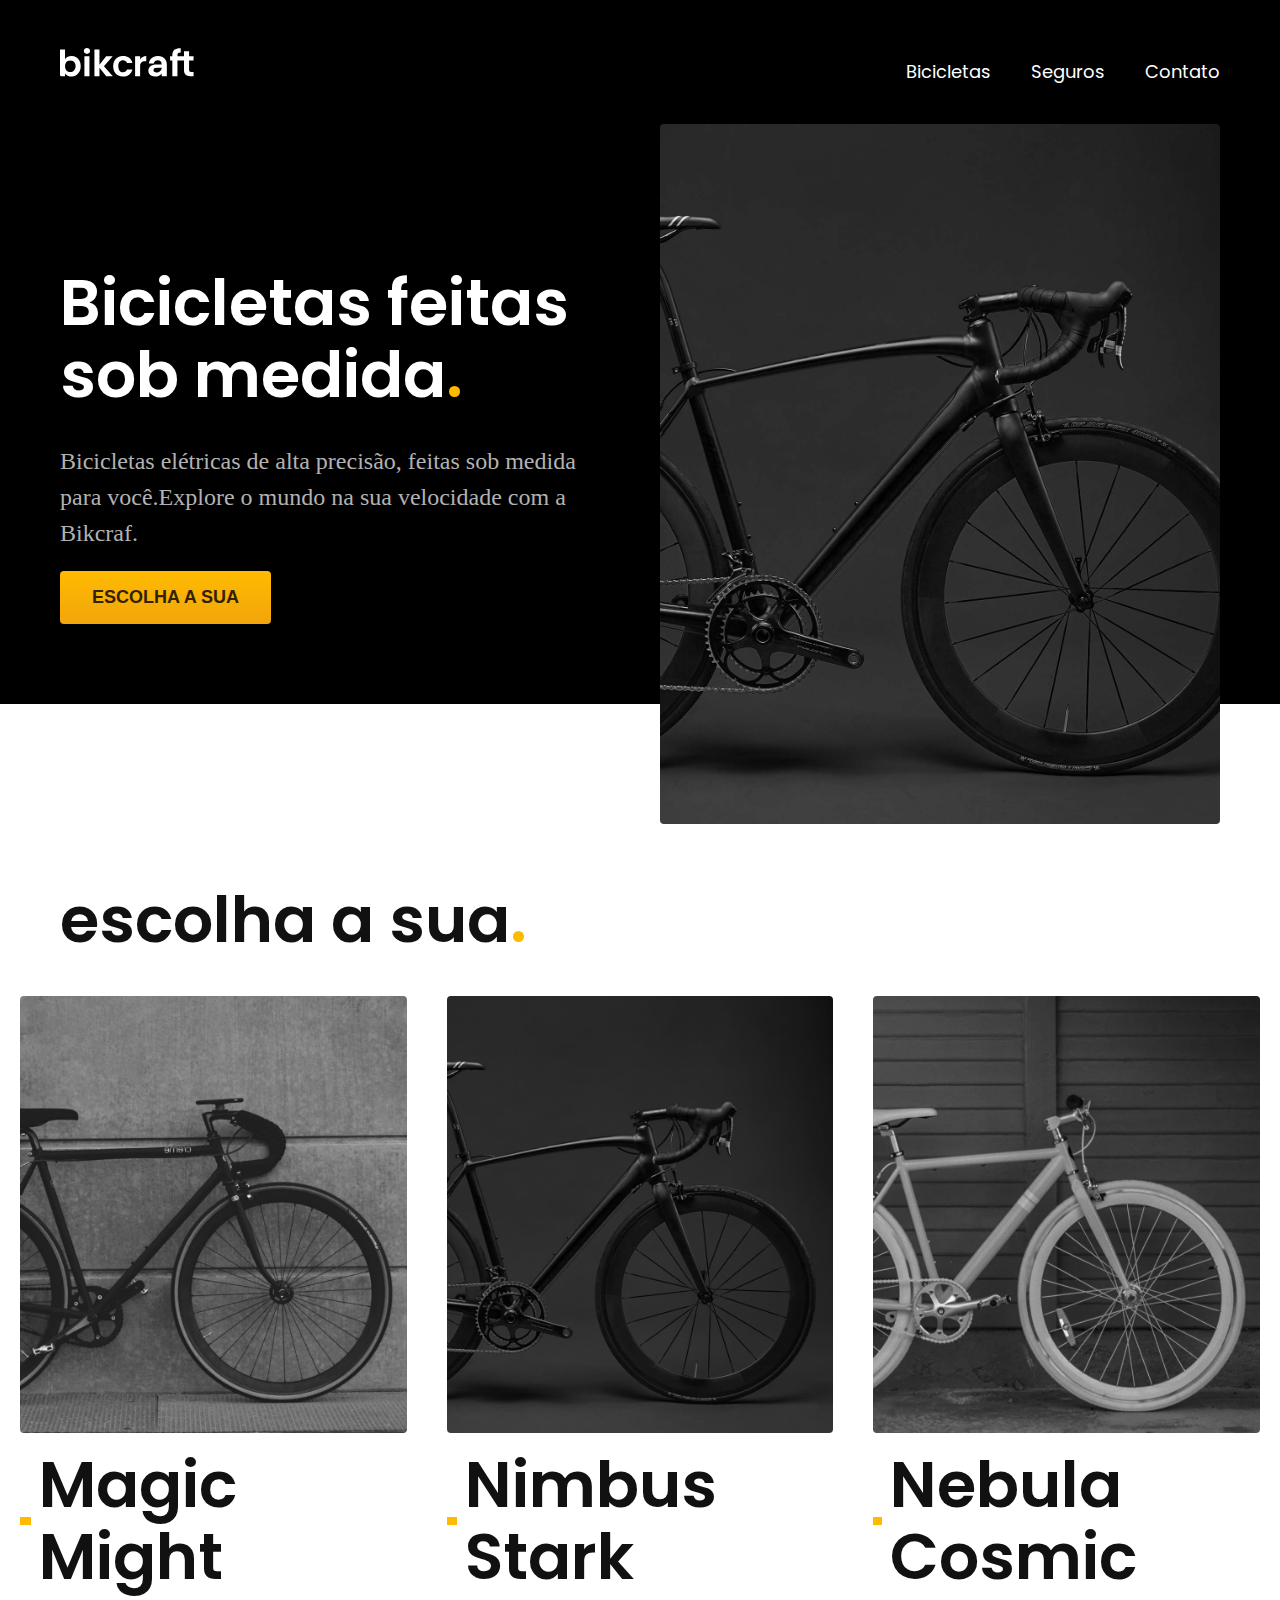
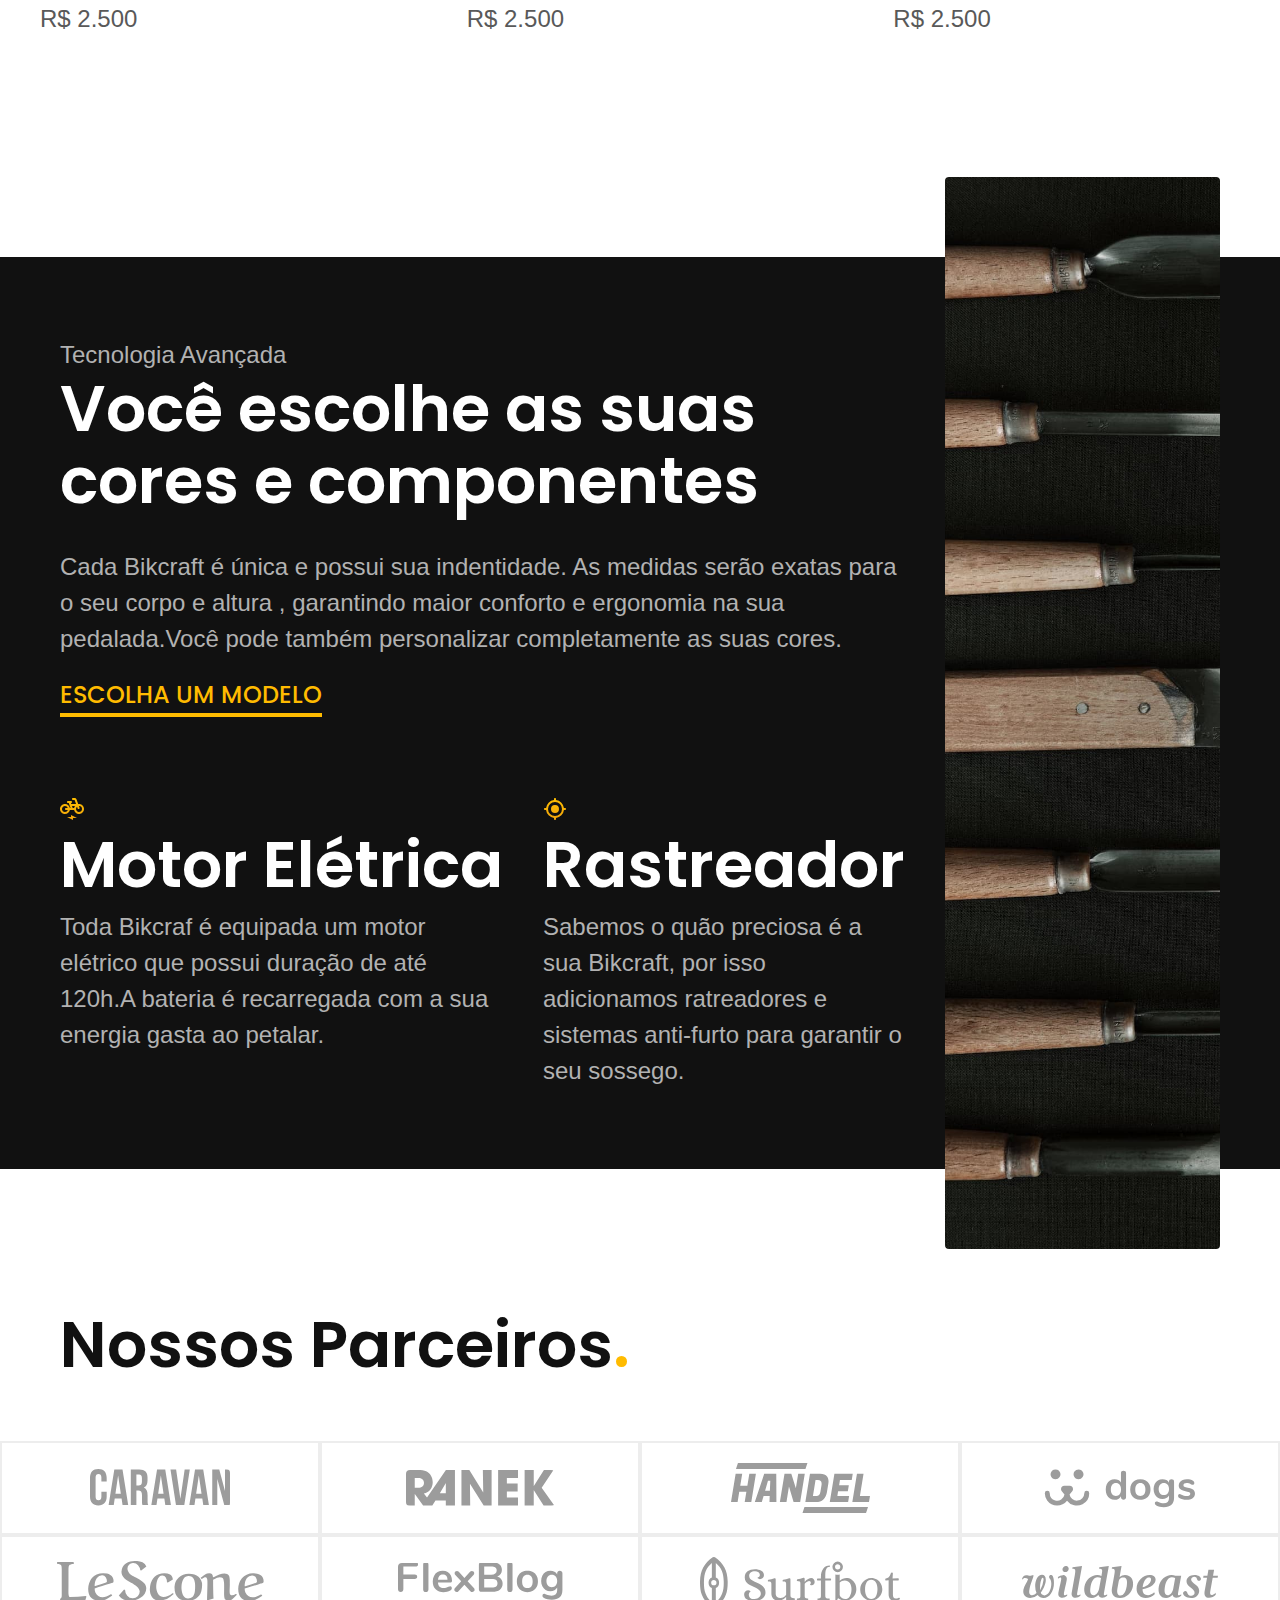
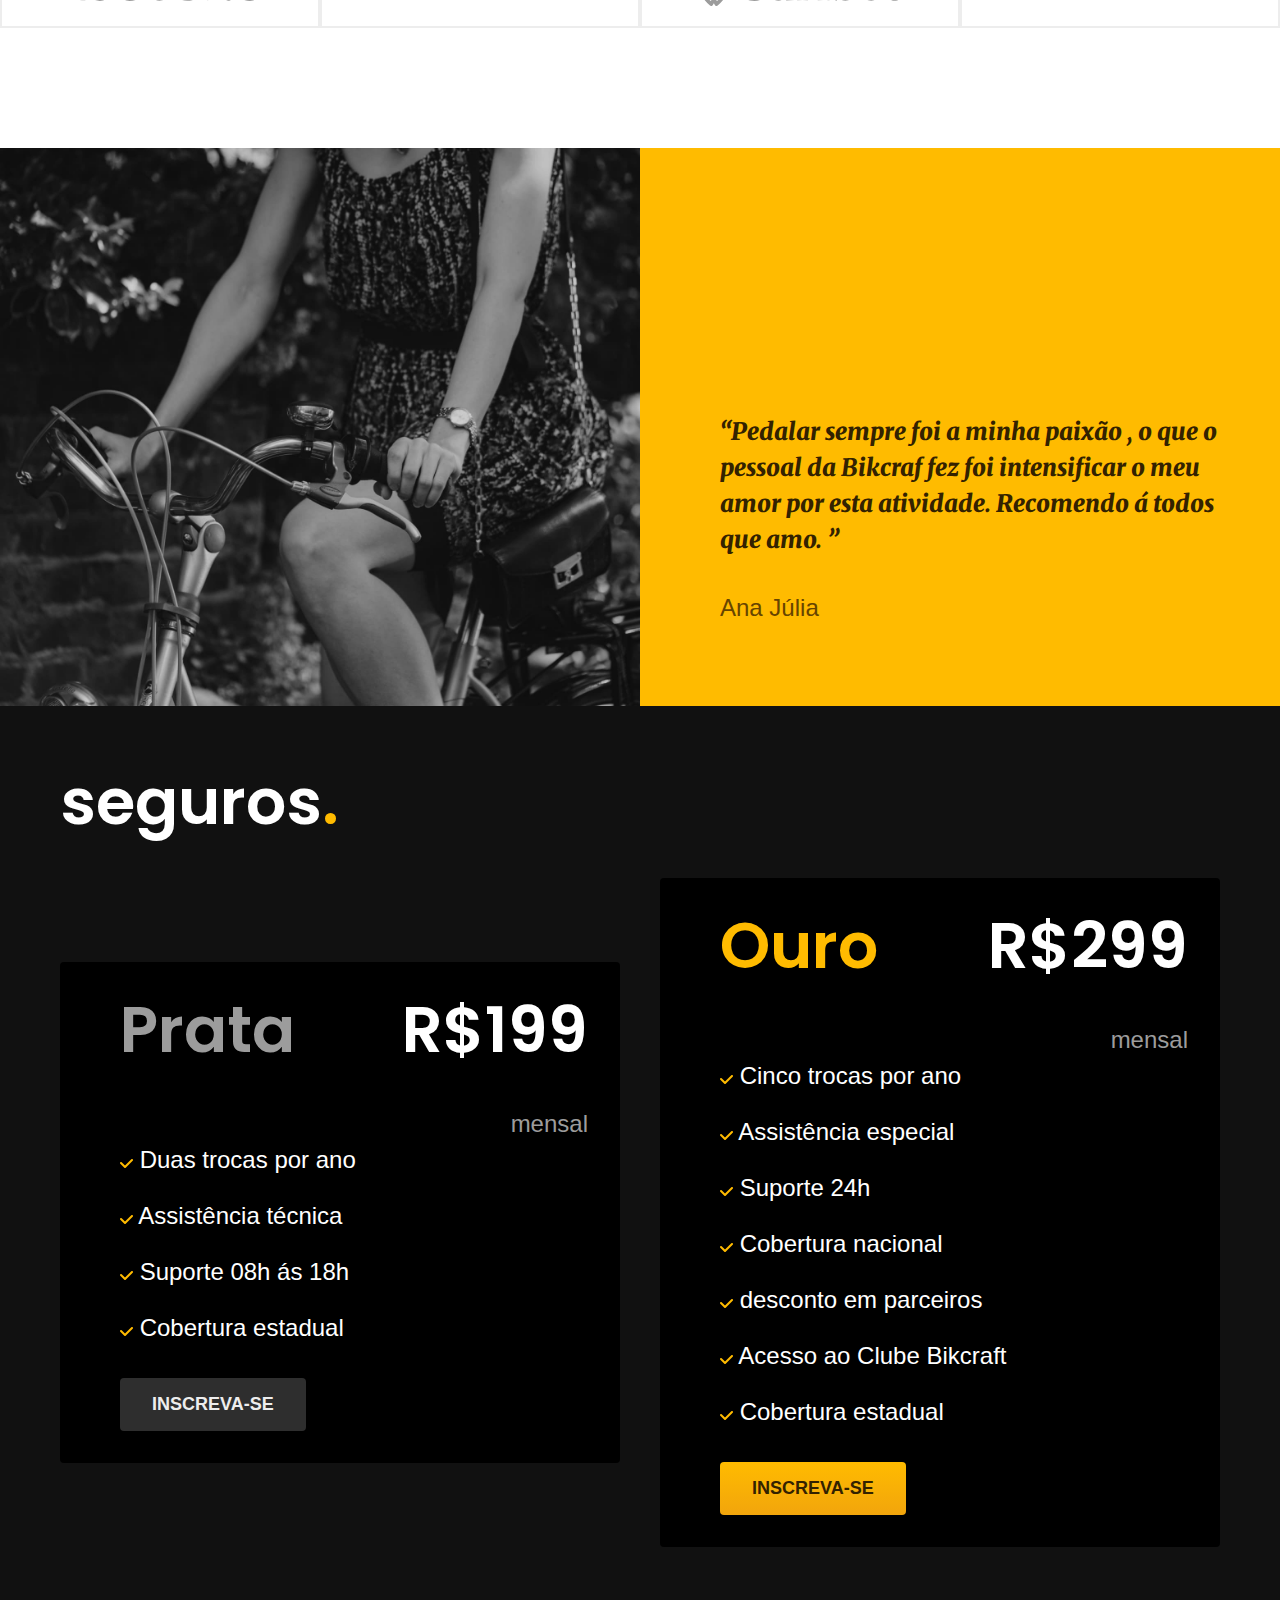
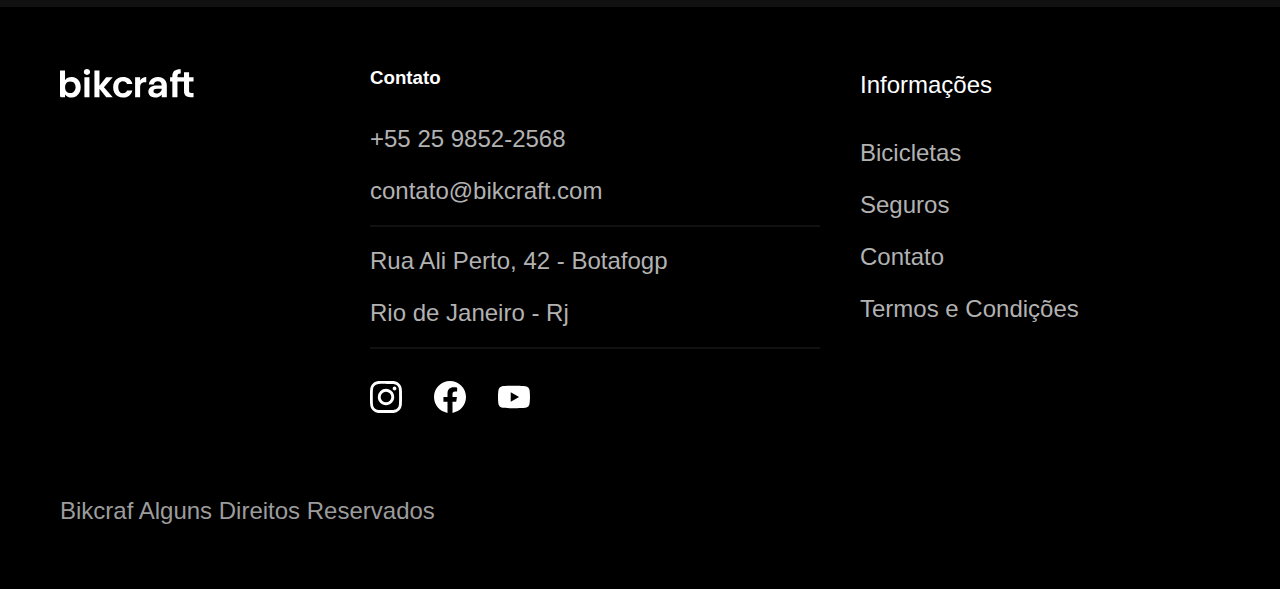
<file: index.html>
<!DOCTYPE html>
<html lang="pt-br">
<head>
    <meta charset="UTF-8">
    <meta name="viewport" content="width=device-width, initial-scale=1.0">
    <title>Bikcraft - Bicicletas Elétricas</title>
    <meta name="description" content="Bicicletas elétricas de alta precisão de alta presisão e qualidade, feitas sob medida para o cliente . Explore o mundo na sua velocidade com a Bikcraft">
    <link rel="stylesheet" href="css/style.css">
    <link rel="preconnect" href="https://fonts.googleapis.com">
    <link rel="preconnect" href="https://fonts.gstatic.com" crossorigin>
    <link href="https://fonts.googleapis.com/css2?family=Poppins:ital,wght@0,400;0,500;0,600;1,400;1,500&display=swap" rel="stylesheet">
    <link rel="preconnect" href="https://fonts.googleapis.com">
    <link rel="preconnect" href="https://fonts.gstatic.com" crossorigin>
    <link href="https://fonts.googleapis.com/css2?family=Merriweather:wght@400;700&display=swap" rel="stylesheet">
</head>
<body>
    <header class="header-bg">
        <div class="header container">
            <a href="./">
                 <img src="./img/bikcraft.svg" alt="bikcraft">
            </a>
    
        <nav aria-label="primaria">
          <ul class="header-menu font-1 cor-0">
            <li>
                <a href="./bicicletas.html">Bicicletas</a>
            </li>
            <li>
                <a href="./seguros.html">Seguros</a>
            </li>
            <li>
                <a href="./contato.html">Contato</a>
            </li>
            </ul>
            
        </nav>
    </div>
    </header>

    <main class="introducao-bg">
        <div class="introducao container">
            <div class="introducao-conteudo">
            <h1 class="font-1 cor-0">Bicicletas feitas sob medida<span class="cor-p1">.</span></h1>
            <p class="font-2 cor-5">Bicicletas elétricas de alta precisão, feitas sob medida para você.Explore o mundo na sua velocidade com a Bikcraf.</p>
            <a class="botao" href="./bicicletas.html">Escolha a sua</a>
         </div>
            <div>
            <img src="./img/fotos/introducao.jpg" alt="Bicicleta elétrica preta.">
        </div>
        </div>
                
    </main>
    <article class="bicicletas-lista">
        <h2 class=" container font-1">escolha a sua<span class="cor-p1">.</span></h2>

        <ul>
            <li>
                <a href="./bicicletas/magic.html">
                <img src="./img/bicicletas/magic-home.jpg" alt="Bicicleta preta">
                <h3 class="font-1">Magic Might</h3>
                <span class="font-2 cor-8">R$ 2.500</span>
                 </a>
            </li>
            <li>
                <a href="./bicicletas/nimbus.html">
                <img src="img/bicicletas/nimbus-home.jpg" alt="Bicicleta preta">
                <h3 class="font-1">Nimbus Stark</h3>
                <span class="font-2 cor-8">R$ 2.500</span>
                </a>
            </li>
            <li>
                <a href="./bicicletas/nebula.html">
                <img src="img/bicicletas/nebula-home.jpg" alt="Bicicleta preta">
                <h3 class="font-1"> Nebula Cosmic</h3>
                <span class="font-2 cor-8" >R$ 2.500</span>
                  </a>
            </li>
        </ul>
    </article>

    <article class="tecnologia-bg">
        <div class="tecnologia container">
        <div class="tecnologia-conteudo">
        <span class=" titulo font-2 cor-5">Tecnologia Avançada</span>
        <h2 class="font-1 cor-0" >Você escolhe as suas cores e componentes<span class="cor-p1">
        </h2><p class="font-2 cor-5">
            Cada Bikcraft é única e possui sua indentidade. As medidas serão exatas para o seu corpo e altura , garantindo maior conforto e ergonomia na sua pedalada.Você pode também personalizar completamente as suas cores.
        </p>
        <a class="link" href="./bicicletas.html">Escolha um modelo</a>
        <div class="tecnologia-vantagens">
        <div>
            <img src="./img/icones/eletrica.svg" alt="">
            <h3 class="font-1 cor-0">Motor Elétrica</h3>
            <p class="font-2 cor-5" >Toda Bikcraf é equipada um motor elétrico que possui duração de até 120h.A bateria é recarregada com a sua energia gasta ao petalar.</p>
        </div>
        
        <div>
            <img src="./img/icones/rastreador.svg" alt="">
            <h3 class="font-1 cor-0">Rastreador</h3>
            <p class="font-2 cor-5">Sabemos o quão preciosa é a sua Bikcraft, por isso adicionamos  ratreadores e sistemas anti-furto para garantir o seu sossego.</p>
        </div>
        </div>
        </div>


        <div class="tecnologia-imagem">
            <img src="img/fotos/tecnologia.jpg" alt="">
        </div>
    </div>
    </article>

    <section class="parceiros" aria-label="Nossos Parceiros">
        <h2 class="container font-1">Nossos Parceiros<span class="cor-p1">.</span></h2>
        <ul>
            <li><img src="./img/parceiros/caravan.svg" alt="caravan"></li>
            <li><img src="./img/parceiros/ranek.svg" alt="ranek"></li>
            <li><img src="./img/parceiros/handel.svg" alt="handel"></li>
            <li><img src="./img/parceiros/dogs.svg" alt="dogs"></li>
            <li><img src="./img/parceiros/lescone.svg" alt="lescone"></li>
            <li><img src="./img/parceiros/flexblog.svg" alt="flexblog"></li>
            <li><img src="./img/parceiros/surfbot.svg" alt="surfbot"></li>
            <li><img src="./img/parceiros/wildbeast.svg" alt="wildbeast"></li>
        </ul>
    </section>

    <section class="depoimento" aria-label="Depoimento">
    <div>
        <img src="img/fotos/depoimento.jpg" alt="Pessoa pedalando">
    </div>
    <div class="depoimento-conteudo">
    <blockquote class="font-2 cor-p5"> 
        <p>Pedalar sempre foi a minha paixão , o que o pessoal da Bikcraf fez foi intensificar o meu amor por esta atividade.
         Recomendo á todos que amo.   
        </p>
    </blockquote>
    <span class="font-2 cor-p4" >Ana Júlia</span>
    </div>
    </section>

    <article class="seguros-bg">
        <div class="seguros container">
            <h2 class="font-1 cor-0">seguros<span class="cor-p1">.</span></h2>
            <div class="seguros-item">
                <h3 class="font-1 cor-6" >Prata</h3>
                <span class="font-1 cor-0">R$199</span><span class="font-2 cor-6">mensal</span>
                <ul class="font-2 cor-0">
                    <li>
                        Duas trocas por ano 
                    </li>
                    <li>
                        Assistência técnica
                    </li>
                    <li>
                        Suporte 08h ás 18h
                    </li>
                    <li>
                        Cobertura estadual
                    </li>
                </ul>
                <a class="botao secundario" href="./orcamento.html">Inscreva-se</a>
            </div>
            <div class="seguros-item">
                <h3 class="font-1 cor-p1" >Ouro</h3>
                <span class="font-1 cor-0">R$299</span><span class="font-2 cor-6">mensal</span>
                <ul class="font-2 cor-0">
                    <li>
                        Cinco trocas por ano 
                    </li>
                    <li>
                        Assistência especial
                    </li>
                    <li>
                        Suporte 24h
                    </li>
                    <li>
                        Cobertura nacional
                    </li><li>
                        desconto em parceiros
                    </li>
                    <li>
                        Acesso ao Clube Bikcraft
                    </li>
                    <li>
                        Cobertura estadual
                    </li>
                </ul>
                <a class="botao " href="./orcamento.html">Inscreva-se</a>
            </div>
        </div>
    </article>
    

    <footer class="footer-bg">
        <div class="footer container">
            <img src="./img/bikcraft.svg" alt="bikcraft">
            <div class="footer-contato">
                <h3 class="cor-0">Contato</h3>
                <ul class="font-2 cor-5">
                    <li>
                        <a href="tel:+552598522568"> +55 25 9852-2568 </a>
                    </li>
                    <li>
                        <a href="mailto:contato@bikcraft.com "> contato@bikcraft.com </a>
                    </li>
                    <li>
                        Rua Ali Perto, 42 - Botafogp
                    </li>
                    <li>
                        Rio de Janeiro - Rj
                    </li>
                </ul>
                <div class="footer-redes ">
                    <a href="./">
                        <img src="./img/redes/instagram.svg" alt="instagram">
                    </a>
                    <a href="./">
                        <img src="./img/redes/facebook.svg" alt="facebook">
                    </a>
                    <a href="./">
                        <img src="./img/redes/youtube.svg" alt="youtube-p">
                    </a>
                </div>
            </div>
            <div class="footer-informacoes">
                <h3 class="font-2 cor-0">Informações</h3>
                    <nav>
                    <ul class="font-2 cor-5">
                        <li>
                        <a href="./bicicletas.html">Bicicletas</a>
                        </li>
                        <li>
                        <a href="./seguros.html">Seguros</a>
                        </li>
                        <li>
                        <a href="./contato.html">Contato</a>
                        </li>
                        <li>
                        <a href="./termos.html">Termos e Condições</a>
                        </li>
                        </ul>
                    </nav>
                </div>
                <p class=" footer-copy font-2 cor-6">Bikcraf Alguns Direitos Reservados</p>
        </div>
    </footer>
    
    <script src="./js/script.js"></script>

</body>
</html>
</file>
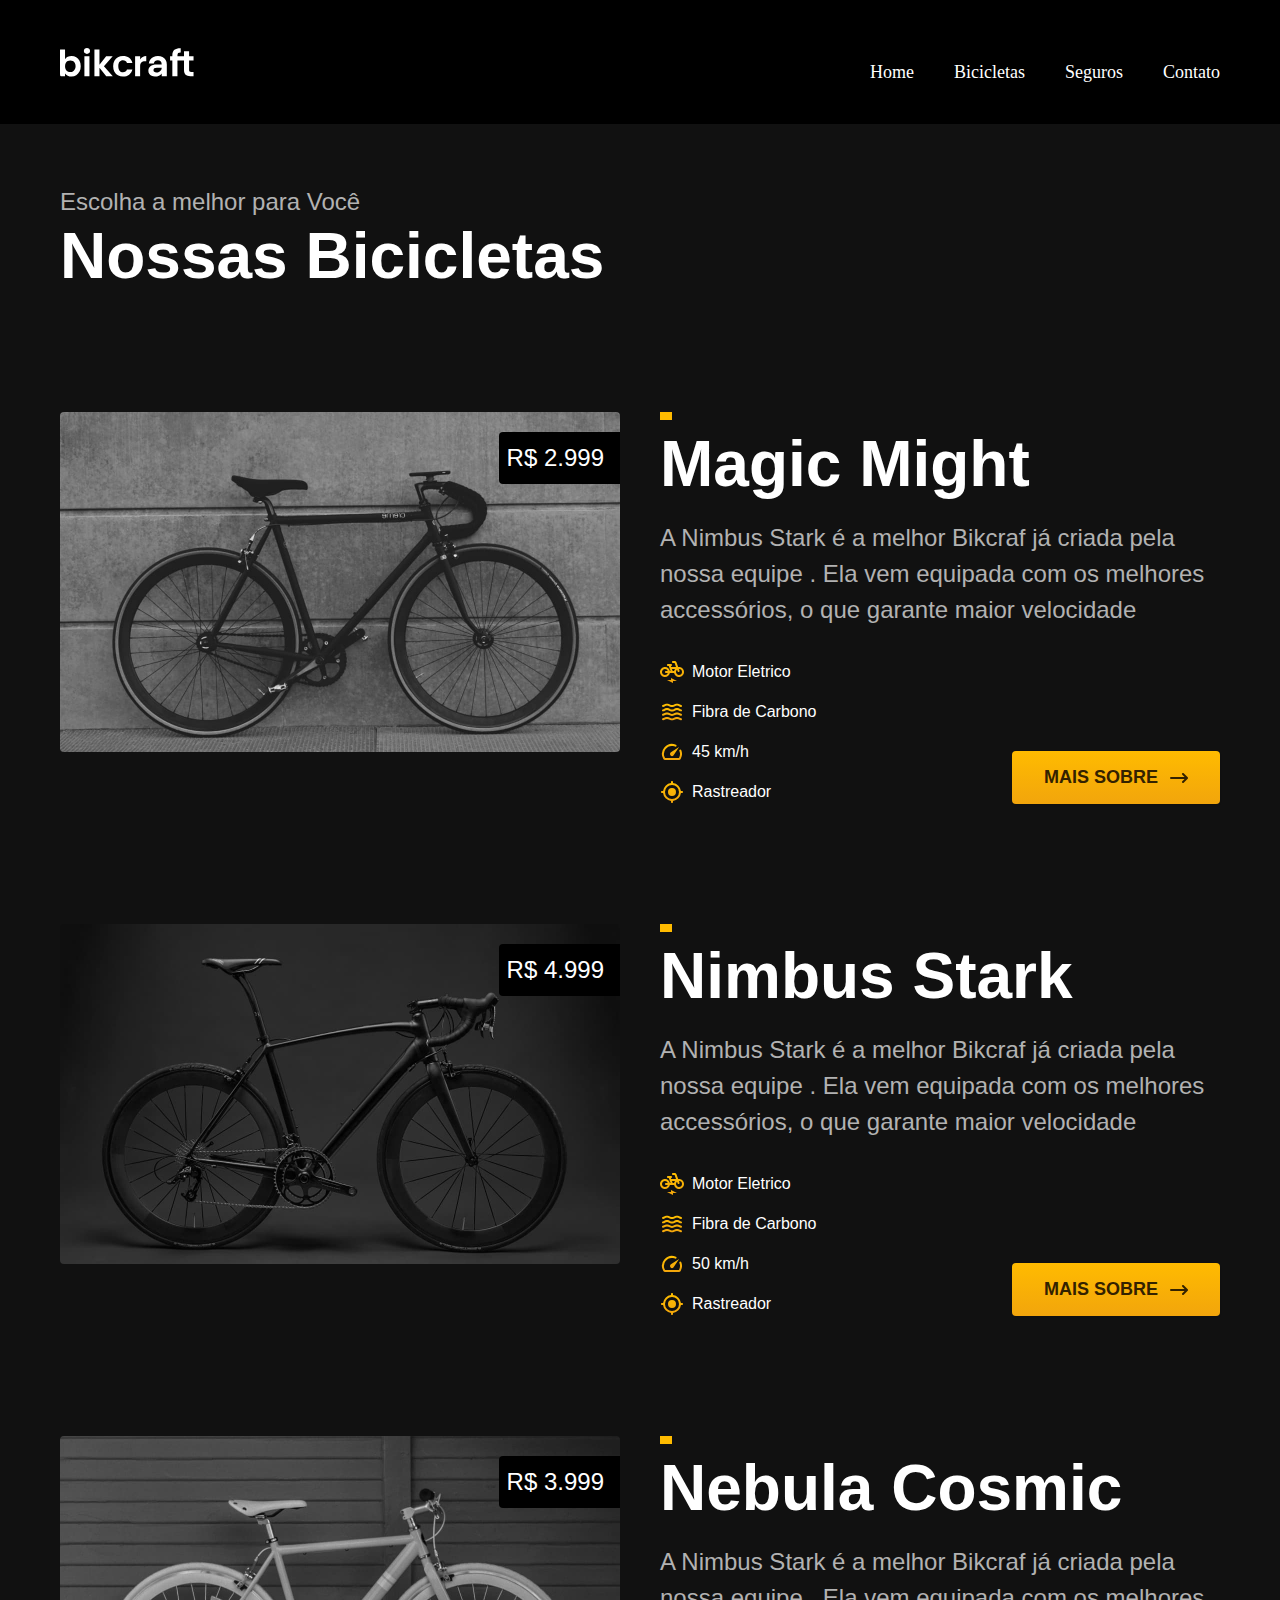
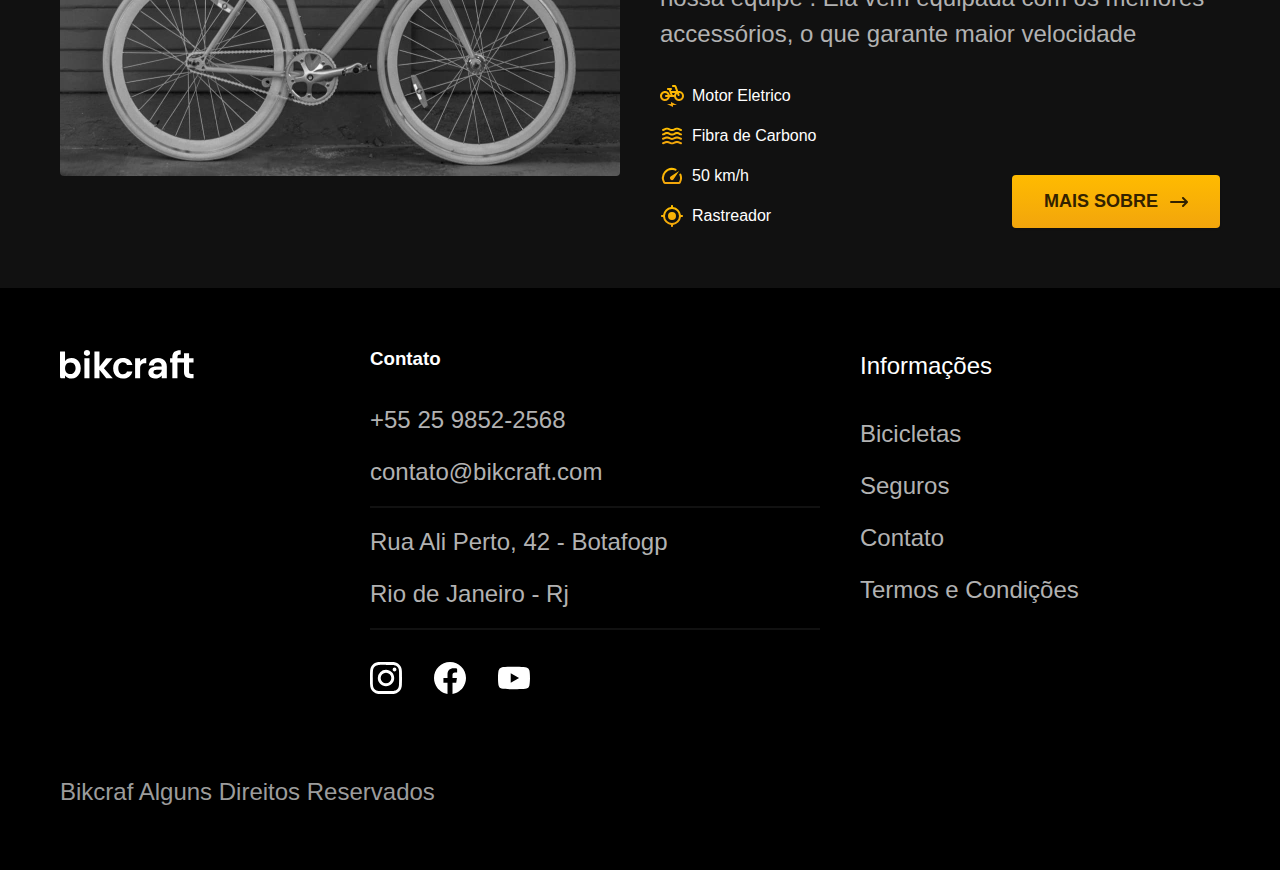
<file: bicicletas.html>
<!DOCTYPE html>
<html lang="pt-br">
<head>
    <meta charset="UTF-8">
    <meta name="viewport" content="width=device-width, initial-scale=1.0">
    <title>Bikcraft - Bicicletas Elétricas</title>
    <meta name="description" content="Termos e Condições.">
    <link rel="stylesheet" href="./css/style.css">
  
</head>
<body id="bicicletas">
    <header class="header-bg">
        <div class="header container">
            <a href="./">
                 <img src="./img/bikcraft.svg" alt="bikcraft">
            </a>
    
        <nav aria-label="primaria">
          <ul class="header-menu font-1 cor-0">
            <li>
                <a href="./index.html">Home</a>
            </li>
            <li>
                <a href="./bicicletas.html">Bicicletas</a>
            </li>
            <li>
                <a href="./seguros.html">Seguros</a>
            </li>
            <li>
                <a href="./contato.html">Contato</a>
            </li>
            </ul>
            
        </nav>
    </div>
    </header>
    
    <main class="main">

        <div class="titulo-bg">
            <div class="titulo-hs  container">
            <p class=" font-2 cor-5">Escolha a melhor para Você</p>
            <p class="font-1 cor-0">Nossas Bicicletas</p>
        </div>
        </div>
       
            <div class="bicicletas container">
                <div class="bicicletas-imagem">
                    <img src="./img/bicicletas/magic.jpg" alt="Bicicleta preta">
                    <span class="font-2 cor-0" >R$ 2.999</span>
                </div>

                    <div class="bicicletas-conteudo">
                        <h2 class="font-1 cor-0" >Magic Might</h2>
                        <p class="font-2 cor-5">A Nimbus Stark é a melhor Bikcraf já criada pela nossa equipe . Ela vem equipada com os melhores accessórios, o que garante maior velocidade</p>
                        <ul class="font 1 cor-0">
                            <li>
                                <img src="./img/icones/eletrica.svg" alt="">Motor Eletrico
                            </li>
                            <li>
                                <img src="./img/icones/carbono.svg" alt="">Fibra de Carbono
                            </li>
                            <li>
                                <img src="./img/icones/velocidade.svg" alt="">45 km/h
                            </li>
                            <li>
                                <img src="./img/icones/rastreador.svg" alt="">Rastreador
                            </li>
                        </ul>
                            

                        <a class="botao seta" href="./bicicletas/magic.html">Mais Sobre</a>

                    </div>
            </div>
        </div>
         <div class="bicicletas-bg">
            <div class="bicicletas container">
                <div class="bicicletas-imagem">
                    <img src="./img/bicicletas/nimbus.jpg" alt="Bicicleta preta">
                    <span class="font-2 cor-0" >R$ 4.999</span>
                </div>

                    <div class="bicicletas-conteudo">
                        <h2 class="font-1 cor-0">Nimbus Stark</h2>
                        <p class="font-2 cor-5">A Nimbus Stark é a melhor Bikcraf já criada pela nossa equipe . Ela vem equipada com os melhores accessórios, o que garante maior velocidade</p>
                        <ul class="font 1 cor-0">
                            <li>
                                <img src="./img/icones/eletrica.svg" alt="">Motor Eletrico
                            </li>
                            <li>
                                <img src="./img/icones/carbono.svg" alt="">Fibra de Carbono
                            </li>
                            <li>
                                <img src="./img/icones/velocidade.svg" alt="">50 km/h
                            </li>
                            <li>
                                <img src="./img/icones/rastreador.svg" alt="">Rastreador
                            </li>
                        </ul>

                        <a class="botao seta" href="./bicicletas/nimbus.html">Mais Sobre</a>

                    </div>
                </div>
            </div>

    
            <div class="bicicletas container">
                <div class="bicicletas-imagem">
                    <img src="./img/bicicletas/nebula.jpg" alt="Bicicleta preta">
                    <span class="font-2 cor-0" >R$ 3.999</span>
                </div>

                    <div class="bicicletas-conteudo">
                        <h2 class="font-1 cor-0">Nebula Cosmic</h2>
                        <p class="font-2 cor-5">A Nimbus Stark é a melhor Bikcraf já criada pela nossa equipe . Ela vem equipada com os melhores accessórios, o que garante maior velocidade</p>
                        <ul class="font 1 cor-0">
                            <li>
                                <img src="./img/icones/eletrica.svg" alt="">Motor Eletrico
                            </li>
                            <li>
                                <img src="./img/icones/carbono.svg" alt="">Fibra de Carbono
                            </li>
                            <li>
                                <img src="./img/icones/velocidade.svg" alt="">50 km/h
                            </li>
                            <li>
                                <img src="./img/icones/rastreador.svg" alt="">Rastreador
                            </li>
                        </ul>
                            
                        <a class="botao seta" href="./bicicletas/nebula.html">Mais Sobre</a>

                    </div>
                </div>
 
    </main>



    <footer class="footer-bg">
        <div class="footer container">
            <img src="./img/bikcraft.svg" alt="bikcraft">
            <div class="footer-contato">
                <h3 class="cor-0">Contato</h3>
                <ul class="font-2 cor-5">
                    <li>
                        <a href="tel:+552598522568"> +55 25 9852-2568 </a>
                    </li>
                    <li>
                        <a href="mailto:contato@bikcraft.com "> contato@bikcraft.com </a>
                    </li>
                    <li>
                        Rua Ali Perto, 42 - Botafogp
                    </li>
                    <li>
                        Rio de Janeiro - Rj
                    </li>
                </ul>
                <div class="footer-redes ">
                    <a href="./">
                        <img src="./img/redes/instagram.svg" alt="instagram">
                    </a>
                    <a href="./">
                        <img src="./img/redes/facebook.svg" alt="facebook">
                    </a>
                    <a href="./">
                        <img src="./img/redes/youtube.svg" alt="youtube-p">
                    </a>
                </div>
            </div>
            <div class="footer-informacoes">
                <h3 class="font-2 cor-0">Informações</h3>
                    <nav>
                    <ul class="font-2 cor-5">
                        <li>
                        <a href="./bicicletas.html">Bicicletas</a>
                        </li>
                        <li>
                        <a href="./seguros.html">Seguros</a>
                        </li>
                        <li>
                        <a href="./contato.html">Contato</a>
                        </li>
                        <li>
                        <a href="./termos.html">Termos e Condições</a>
                        </li>
                        </ul>
                    </nav>
                </div>
                <p class=" footer-copy font-2 cor-6">Bikcraf Alguns Direitos Reservados</p>
        </div>


    </footer>

 <script src="./js/script.js"></script>
</body>
</html>
</file>
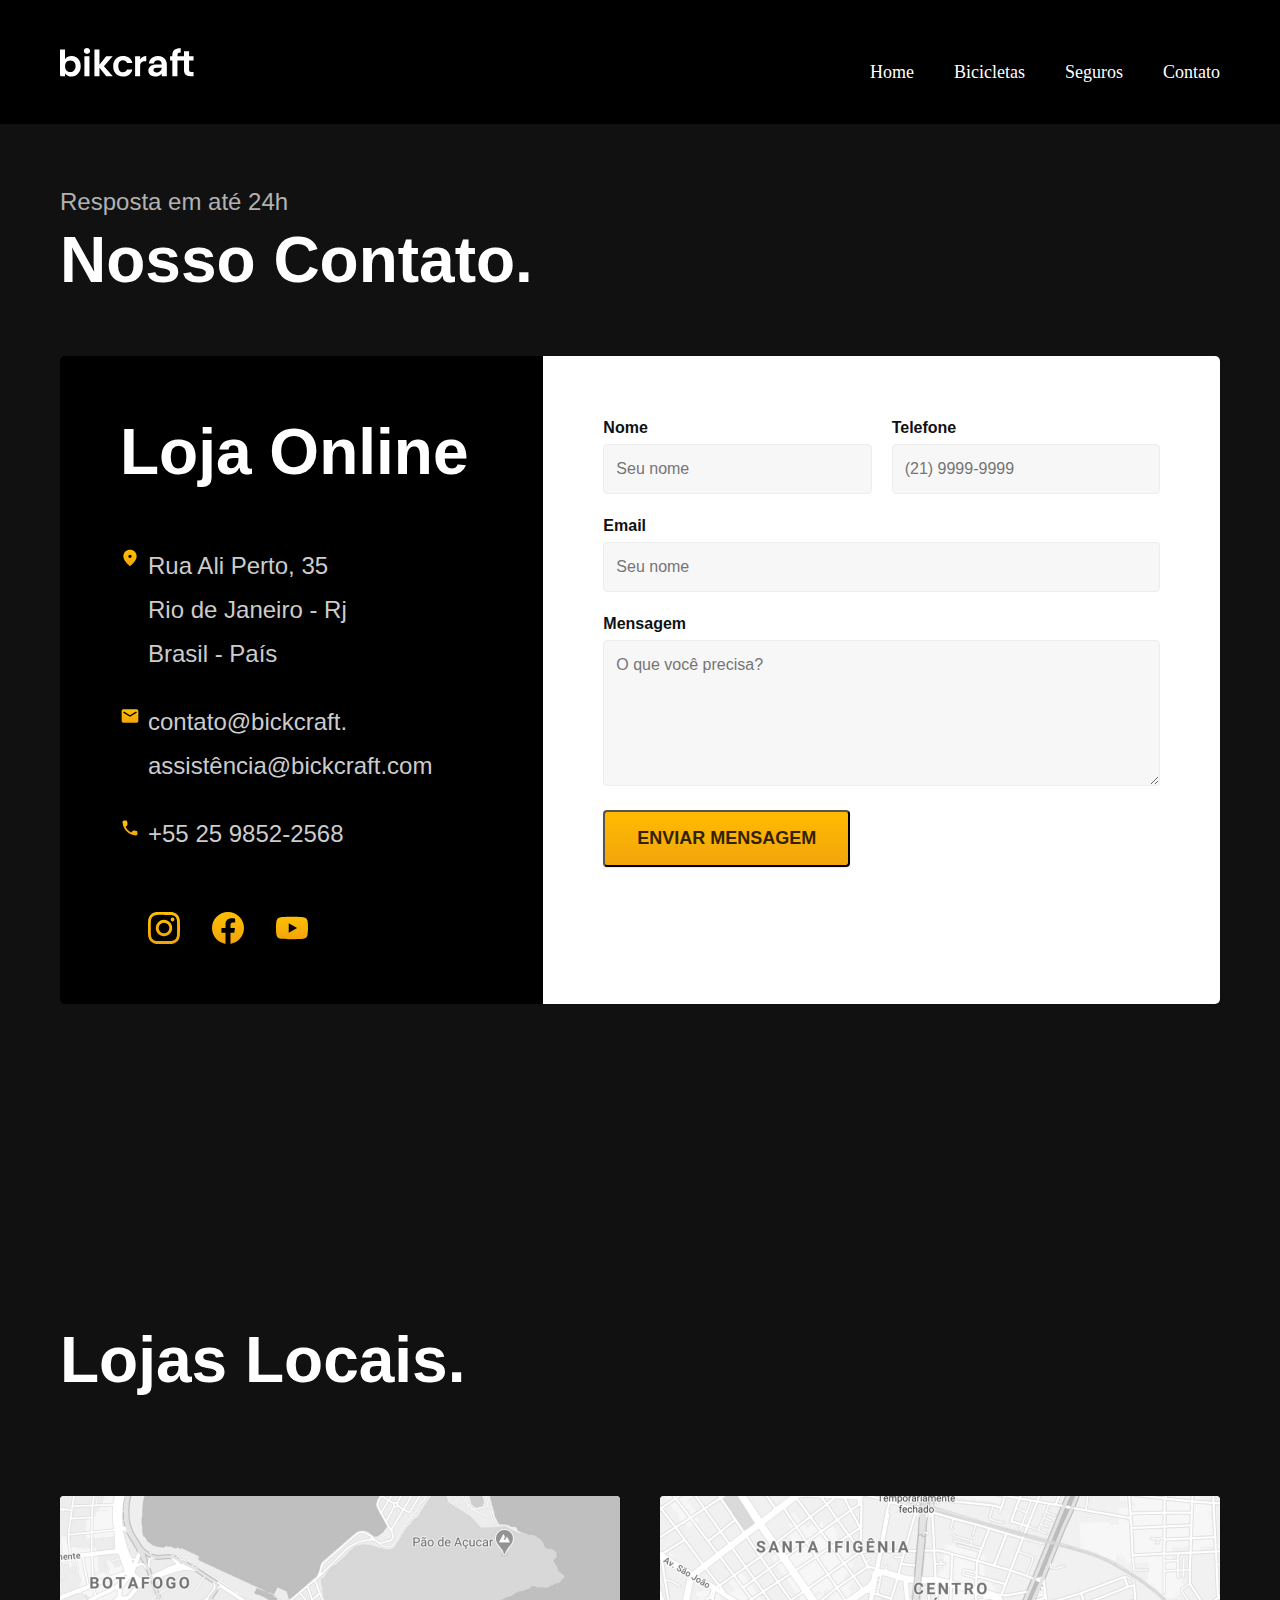
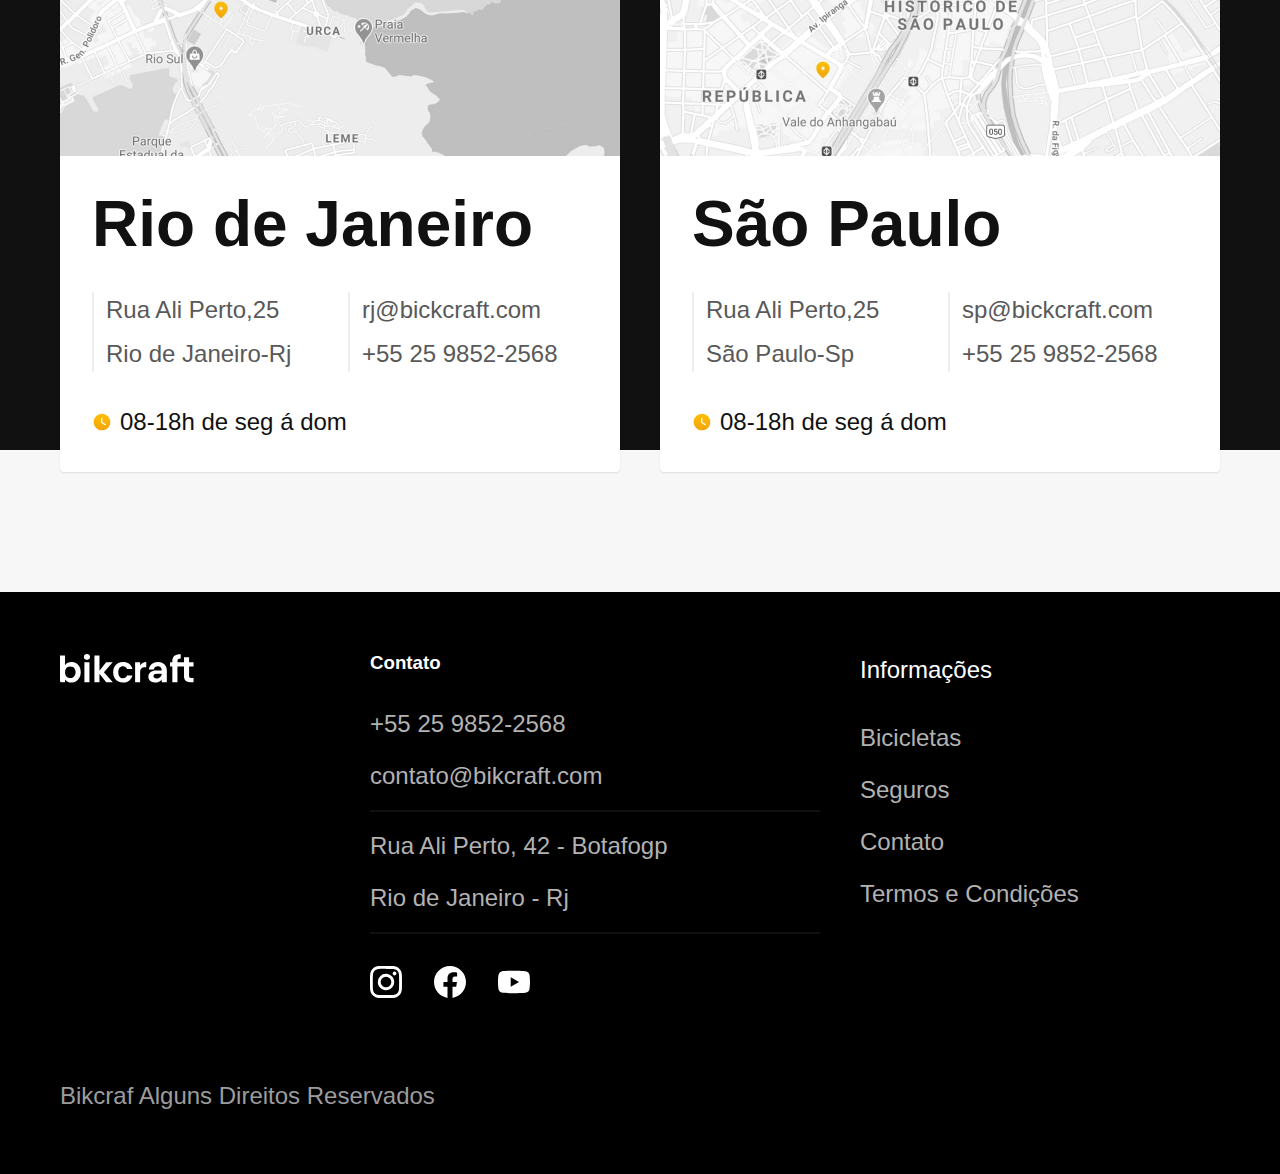
<file: contato.html>
<!DOCTYPE html>
<html lang="pt-br">
<head>
    <meta charset="UTF-8">
    <meta name="viewport" content="width=device-width, initial-scale=1.0">
    <title>Bikcraft - Bicicletas Elétricas</title>
    <meta name="description" content="Termos e Condições.">
    <link rel="stylesheet" href="css/style.css">
  
</head>
<body id="contato">
    <header class="header-bg">
        <div class="header container">
            <a href="./">
                 <img src="./img/bikcraft.svg" alt="bikcraft">
            </a>
    
        <nav aria-label="primaria">
          <ul class="header-menu font-1 cor-0">
            <li>
                <a href="./index.html">Home</a>
            </li>
            <li>
                <a href="./bicicletas.html">Bicicletas</a>
            </li>
            <li>
                <a href="./seguros.html">Seguros</a>
            </li>
            <li>
                <a href="./contato.html">Contato</a>
            </li>
    
            </ul>
            
        </nav>
    </div>
    </header>

    <main>
        <div class="titulo-bg">
            <div class="titulo container">
            <p class="font-2 cor-5">Resposta em até 24h</p>
            <h1 class="font-1 cor-0">Nosso Contato.
            </h1>
        </div>
        </div>
        <div class="contato container">
            <section class="contato-dados" aria-label="Endereço">
                <h2 class="font-1 cor-0">Loja Online</h2>
                <div class="contato-endereco font-2 cor-4">
                    <p>Rua Ali Perto, 35</p>
                    <p>Rio de Janeiro - Rj</p>
                    <p>Brasil - País</p>
                    
                </div>
                <address class="contato-meios font-2 cor-4">
                    <a href="mailto:contato@bickcraft.com">contato@bickcraft.</a>
                    <a href="mailto:contato@bickcraft.com">assistência@bickcraft.com</a>
                    <a href="tel:+552598522568"> +55 25 9852-2568 </a>
                </address>
                <div class="contato-redes">
                    <a href="./">
                        <img src="./img/redes/instagram-p.svg" alt="">
                    </a>
                    <a href="./">
                        <img src="./img/redes/facebook-p.svg" alt="">
                    </a>
                    <a href="./">
                        <img src="./img/redes/youtube-p.svg" alt="">
                    </a>
                    
                </div>
            </section>
            <section class="contato-formulario" aria-label="Formulario">
            <form class="form" action="./contato.html">
                <div>
                <label for="nome">Nome</label>
                <input type="text" id="nome" name="nome" placeholder="Seu nome"></label>
                </div>
                <div>
                    <label for="telefone">Telefone</label>
                    <input type="text" id="telefone" name="telefone" placeholder="(21) 9999-9999"></label>
                    </div>
                    <div class="col-2">
                    <label for="email">Email</label>
                    <input type="email" id="email" name="email" placeholder="Seu nome"></label>
                    </div>
                    <div class="col-2">
                    <label for="mensagem">Mensagem</label>
                    <textarea rows="5" id="mensagem" name="mensagem" placeholder="O que você precisa?"></textarea>
                    </div>
                    <button class="botao col-2">Enviar Mensagem</button>


            </form>
            </section>
        </div>
       
    </main>

    <article class="lojas container">
        <h2 class="font-1 cor-0 ">Lojas Locais.</h2>
        <div class="lojas-item">
            <img src="./img/lojas/rj.jpg" alt="mapa marcando o Endereço em Rua Ali Perto, 25 - Rio de Janeiro- Rj ">
            <div class="lojas-conteudo">
                <h3 class="font-1">Rio de Janeiro</h3>
            <div class="lojas-dados font-2 cor-8">
                <p>Rua Ali Perto,25</p>
                <p>Rio de Janeiro-Rj</p>
            </div>
            <div class="lojas-dados font-2 cor-8">
                <a href="mailto:contato@bickcraft.com">rj@bickcraft.com</a>
                    <a href="tel:+552598522568"> +55 25 9852-2568 </a>
            </div>
            <p class="lojas-tempo font-2"><img src="./img/icones/horario.svg" alt="">08-18h de seg á dom</p>
            
        </div>
    </div>
        
        <div class="lojas-item">
            <img src="./img/lojas/sp.jpg" alt="mapa marcando o Endereço em Rua Ali Perto, 25 - São Paulo - Sp ">
            <div class="lojas-conteudo">
                <h3 class="font-1">São Paulo</h3>
            <div class="lojas-dados font-2 cor-8">
                <p>Rua Ali Perto,25</p>
                <p>São Paulo-Sp</p>
            </div>
            <div class="lojas-dados font-2 cor-8">
                <a href="mailto:contato@bickcraft.com">sp@bickcraft.com</a>
                <a href="tel:+552598522568"> +55 25 9852-2568 </a>
            </div>
            <p class="lojas-tempo font-2"><img src="./img/icones/horario.svg" alt="">08-18h de seg á dom</p>
        </div>
    </div>
    </article>


    <footer class="footer-bg">
        <div class="footer container">
            <img src="img/bikcraft.svg" alt="bikcraft">
            <div class="footer-contato">
                <h3 class="cor-0">Contato</h3>
                <ul class="font-2 cor-5">
                    <li>
                        <a href="tel:+552598522568"> +55 25 9852-2568 </a>
                    </li>
                    <li>
                        <a href="mailto:contato@bikcraft.com "> contato@bikcraft.com </a>
                    </li>
                    <li>
                        Rua Ali Perto, 42 - Botafogp
                    </li>
                    <li>
                        Rio de Janeiro - Rj
                    </li>
                </ul>
                <div class="footer-redes ">
                    <a href="./">
                        <img src="./img/redes/instagram.svg" alt="instagram">
                    </a>
                    <a href="./">
                        <img src="./img/redes/facebook.svg" alt="facebook">
                    </a>
                    <a href="./">
                        <img src="./img/redes/youtube.svg" alt="youtube-p">
                    </a>
                </div>
            </div>
            <div class="footer-informacoes">
                <h3 class="font-2 cor-0">Informações</h3>
                    <nav>
                    <ul class="font-2 cor-5">
                        <li>
                        <a href="./bicicletas.html">Bicicletas</a>
                        </li>
                        <li>
                        <a href="./seguros.html">Seguros</a>
                        </li>
                        <li>
                        <a href="./contato.html">Contato</a>
                        </li>
                        <li>
                        <a href="./Termos.html">Termos e Condições</a>
                        </li>
                        </ul>
                    </nav>
                </div>
                <p class=" footer-copy font-2 cor-6">Bikcraf Alguns Direitos Reservados</p>
        </div>


    </footer>

 <script src="./js/script.js"></script>
</body>
</html>
</file>
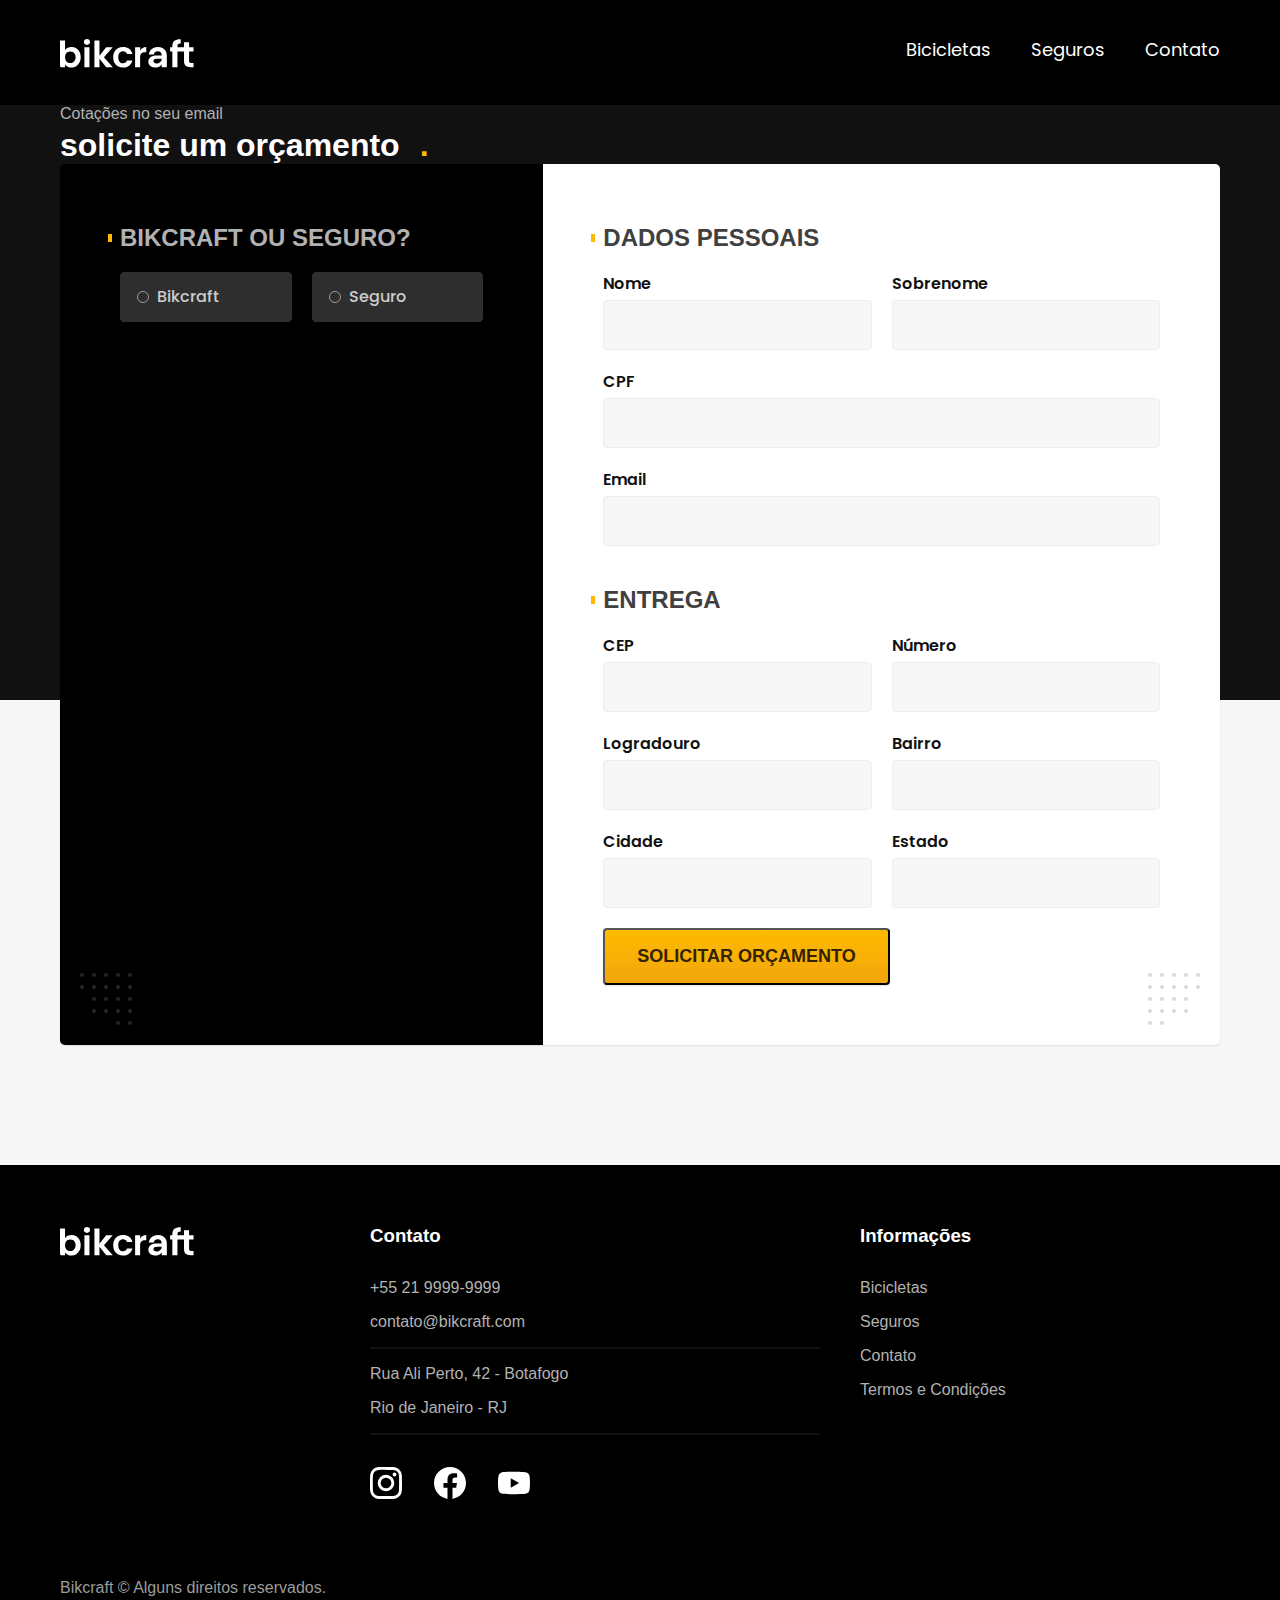
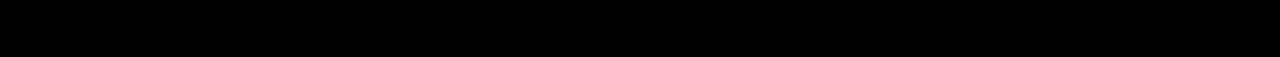
<file: orcamento.html>
<!DOCTYPE html>
<html lang="pt-br">

<head>
  <meta charset="UTF-8">
  <meta name="viewport" content="width=device-width, initial-scale=1.0">
  <title>Orçamento | Bikcraft</title>
  <meta name="description" content="Bicicletas elétricas de alta precisão e qualidade,  feitas sob medida para o cliente. Explore o mundo na sua velocidade com a Bikcraft.">

  <link rel="icon" href="./favicon.svg" type="image/svg+xml">

  <link href="./css/style.css" rel="preload" as="style">
  <link href="./css/style.css" rel="stylesheet">

  <link rel="preconnect" href="https://fonts.googleapis.com">
  <link rel="preconnect" href="https://fonts.gstatic.com" crossorigin>
  <link href="https://fonts.googleapis.com/css2?family=Merriweather:ital,wght@1,900&family=Poppins:wght@500;600&family=Roboto:wght@400;500&display=swap" rel="stylesheet">
</head>

<body id="orcamento">
  <header class="header-bg">
    <div class="header container">
      <a href="./">
        <img src="./img/bikcraft.svg" alt="Bikcraft" width="136" height="32">
      </a>
      <nav aria-label="primaria">
        <ul class="header-menu font-1-m cor-0">
          <li><a href="./bicicletas.html">Bicicletas</a></li>
          <li><a href="./seguros.html">Seguros</a></li>
          <li><a href="./contato.html">Contato</a></li>
        </ul>
      </nav>
    </div>
  </header>

  <main>
    <div class="titulo">
      <div class="container">
        <p class="font-2-l-b cor-5">Cotações no seu email</p>
        <h1 class="font-1-xxl cor-0">solicite um orçamento<span class="cor-p1">.</span></h1>
      </div>
    </div>

    <form class="orcamento container" action="./">
      <!-- Produto -->
      <div class="orcamento-produto">
        <h2 class="font-1-xs cor-5">Bikcraft ou Seguro?</h2>

        <input type="radio" name="tipo" value="bikcraft" id="bikcraft">
        <label for="bikcraft">Bikcraft</label>

        <input type="radio" name="tipo" value="seguro" id="seguro">
        <label for="seguro">Seguro</label>

        <div class="orcamento-conteudo" id="orcamento-bikcraft">
          <h2 class="font-1-xs cor-5">Escolha a sua:</h2>

          <input type="radio" name="produto" value="nimbus" id="nimbus">
          <label for="nimbus">Nimbus Stark <span>R$ 4999</span></label>
          <div class="radio-detalhes">
            <ul class="font-1-xs cor-8">
              <li><img src="./img/icones/eletrica.svg" alt=""> Motor Elétrico</li>
              <li><img src="./img/icones/carbono.svg" alt=""> Fibra de Carbono</li>
              <li><img src="./img/icones/velocidade.svg" alt=""> 50 km/h</li>
              <li><img src="./img/icones/rastreador.svg" alt=""> Rastreador</li>
            </ul>
            <img src="./img/bicicletas/nimbus.jpg" alt="Bicicleta preta">
          </div>

          <input type="radio" name="produto" value="magic" id="magic">
          <label for="magic">Magic Might <span>R$ 2499</span></label>
          <div class="radio-detalhes">
            <ul class="font-1-xs cor-8">
              <li><img src="./img/icones/eletrica.svg" alt=""> Motor Elétrico</li>
              <li><img src="./img/icones/carbono.svg" alt=""> Fibra de Carbono</li>
              <li><img src="./img/icones/velocidade.svg" alt=""> 45 km/h</li>
              <li><img src="./img/icones/rastreador.svg" alt=""> Rastreador</li>
            </ul>
            <img src="./img/bicicletas/magic.jpg" alt="Bicicleta preta">
          </div>

          <input type="radio" name="produto" value="nebula" id="nebula">
          <label for="nebula">Nebula Cosmic <span>R$ 3999</span></label>
          <div class="radio-detalhes">
            <ul class="font-1-xs cor-8">
              <li><img src="./img/icones/eletrica.svg" alt=""> Motor Elétrico</li>
              <li><img src="./img/icones/carbono.svg" alt=""> Fibra de Carbono</li>
              <li><img src="./img/icones/velocidade.svg" alt=""> 40 km/h</li>
              <li><img src="./img/icones/rastreador.svg" alt=""> Rastreador</li>
            </ul>
            <img src="./img/bicicletas/nebula.jpg" alt="Bicicleta preta">
          </div>
        </div>

        <div class="orcamento-conteudo" id="orcamento-seguro">
          <h2 class="font-1-xs cor-5">Escolha o plano:</h2>

          <input type="radio" name="produto" value="prata" id="prata">
          <label for="prata" class="font-1-s cor-4">Prata <span>R$ 199</span></label>

          <input type="radio" name="produto" value="ouro" id="ouro">
          <label for="ouro" class="font-1-s cor-4">Ouro <span>R$ 299</span></label>
        </div>
      </div>

      <!-- Dados -->
      <div class="orcamento-dados form">
        <h2 class="font-1-xs cor-9 col-2">dados pessoais</h2>
        <div>
          <label for="nome">Nome</label>
          <input type="text" id="nome" name="nome">
        </div>
        <div>
          <label for="sobrenome">Sobrenome</label>
          <input type="text" id="sobrenome" name="sobrenome">
        </div>
        <div class="col-2">
          <label for="CPF">CPF</label>
          <input type="text" id="CPF" name="CPF">
        </div>
        <div class="col-2">
          <label for="email">Email</label>
          <input type="text" id="email" name="email">
        </div>
        <h2 class="font-1-xs cor-9 col-2">entrega</h2>
        <div>
          <label for="cep">CEP</label>
          <input type="text" id="cep" name="cep">
        </div>
        <div>
          <label for="numero">Número</label>
          <input type="text" id="numero" name="numero">
        </div>
        <div>
          <label for="logradouro">Logradouro</label>
          <input type="text" id="logradouro" name="logradouro">
        </div>
        <div>
          <label for="bairro">Bairro</label>
          <input type="text" id="bairro" name="bairro">
        </div>
        <div>
          <label for="cidade">Cidade</label>
          <input type="text" id="cidade" name="cidade">
        </div>
        <div>
          <label for="estado">Estado</label>
          <input type="text" id="estado" name="estado">
        </div>
        <button class="botao col-2">Solicitar Orçamento</button>
      </div>
    </form>
  </main>

  <footer class="footer-bg">
    <div class="footer container">
      <img src="./img/bikcraft.svg" alt="Bikcraft">
      <div class="footer-contato">
        <h3 class="font-2-l-b cor-0">Contato</h3>
        <ul class="font-2-m cor-5">
          <li>+55 21 9999-9999</li>
          <li>contato@bikcraft.com</li>
          <li>Rua Ali Perto, 42 - Botafogo</li>
          <li>Rio de Janeiro - RJ</li>
        </ul>
        <div class="footer-redes">
          <a href="./"><img src="./img/redes/instagram.svg" alt="Instagram"></a>
          <a href="./"><img src="./img/redes/facebook.svg" alt="Facebook"></a>
          <a href="./"><img src="./img/redes/youtube.svg" alt="Youtube"></a>
        </div>
      </div>
      <div class="footer-informacoes">
        <h3 class="font-2-l-b cor-0">Informações</h3>
        <nav>
          <ul class="font-1-m cor-5">
            <li><a href="./bicicletas.html">Bicicletas</a></li>
            <li><a href="./seguros.html">Seguros</a></li>
            <li><a href="./contato.html">Contato</a></li>
            <li><a href="./termos.html">Termos e Condições</a></li>
          </ul>
        </nav>
      </div>
      <p class="font-2-m cor-6 footer-copy">Bikcraft © Alguns direitos reservados.</p>
    </div>
  </footer>

  <script src="./js/script.js"></script>
 <script src="./js/script.js"></script>
</body>

</html>
</file>
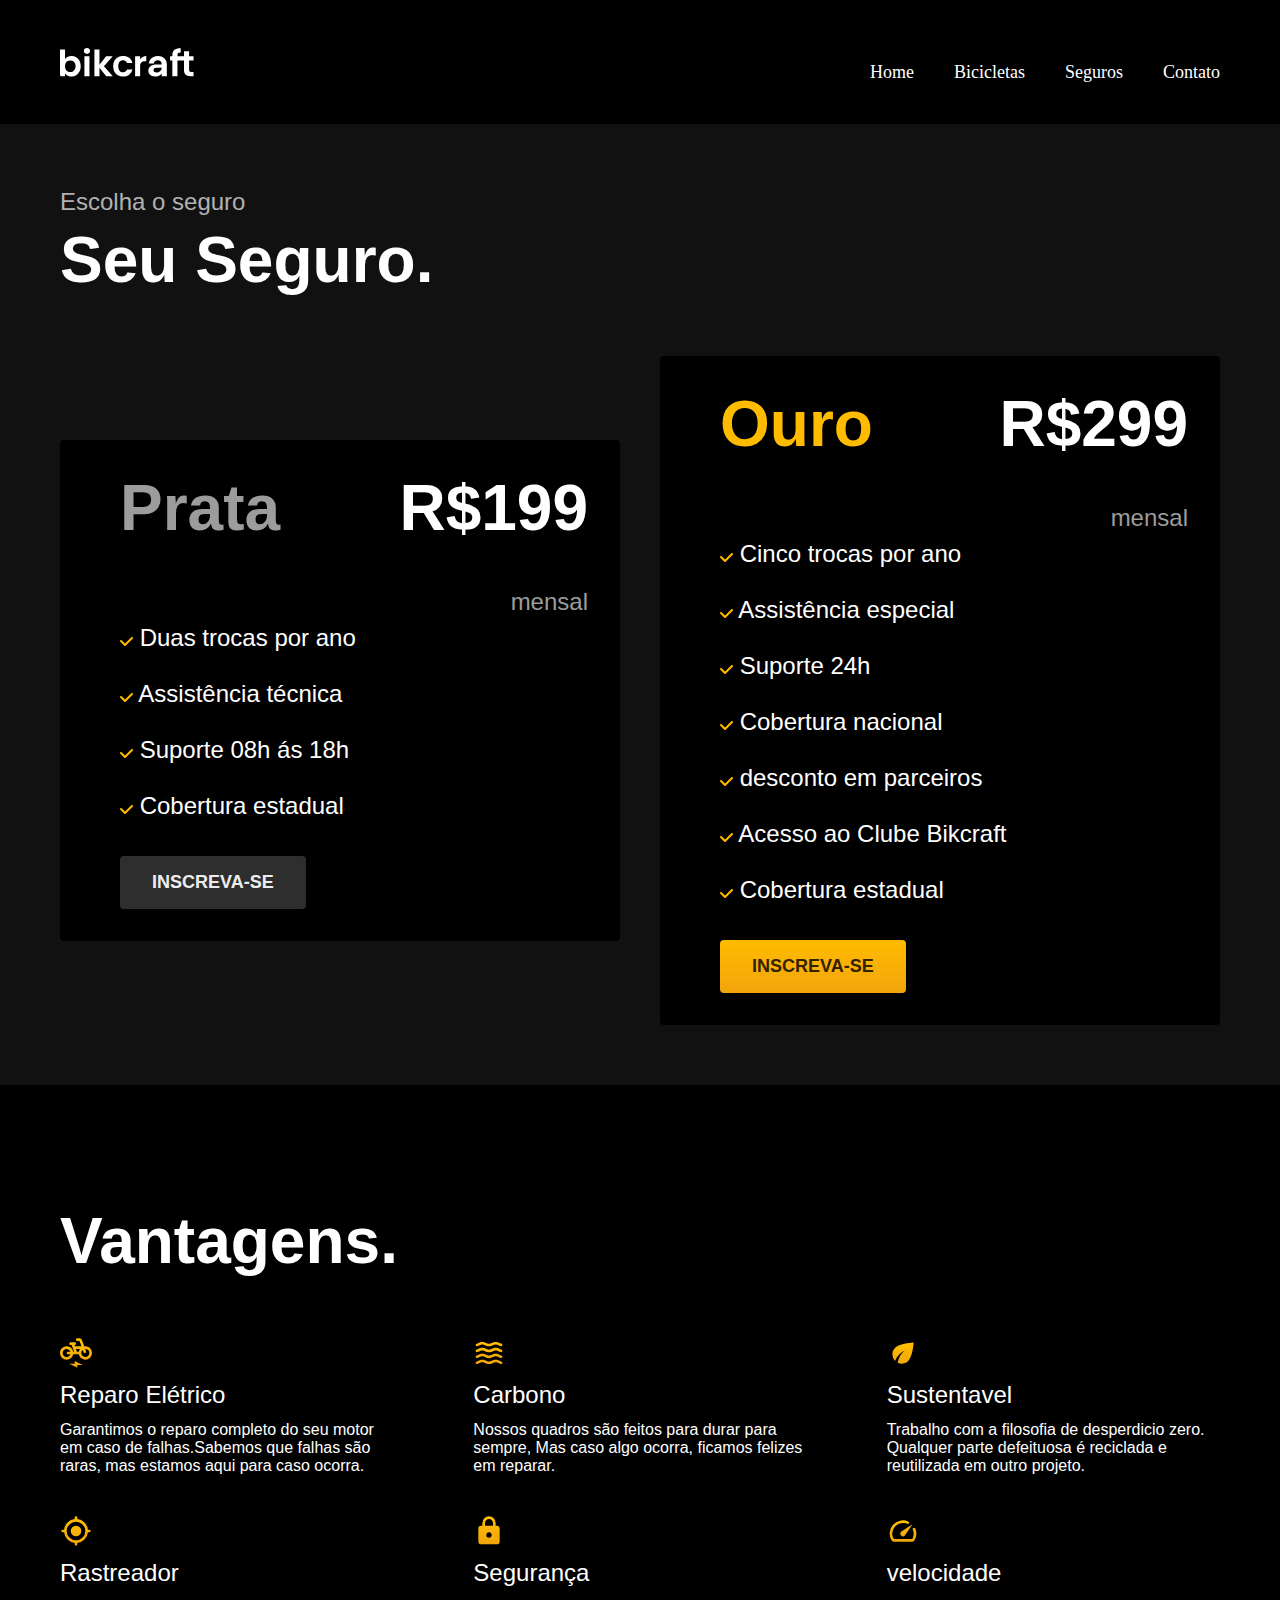
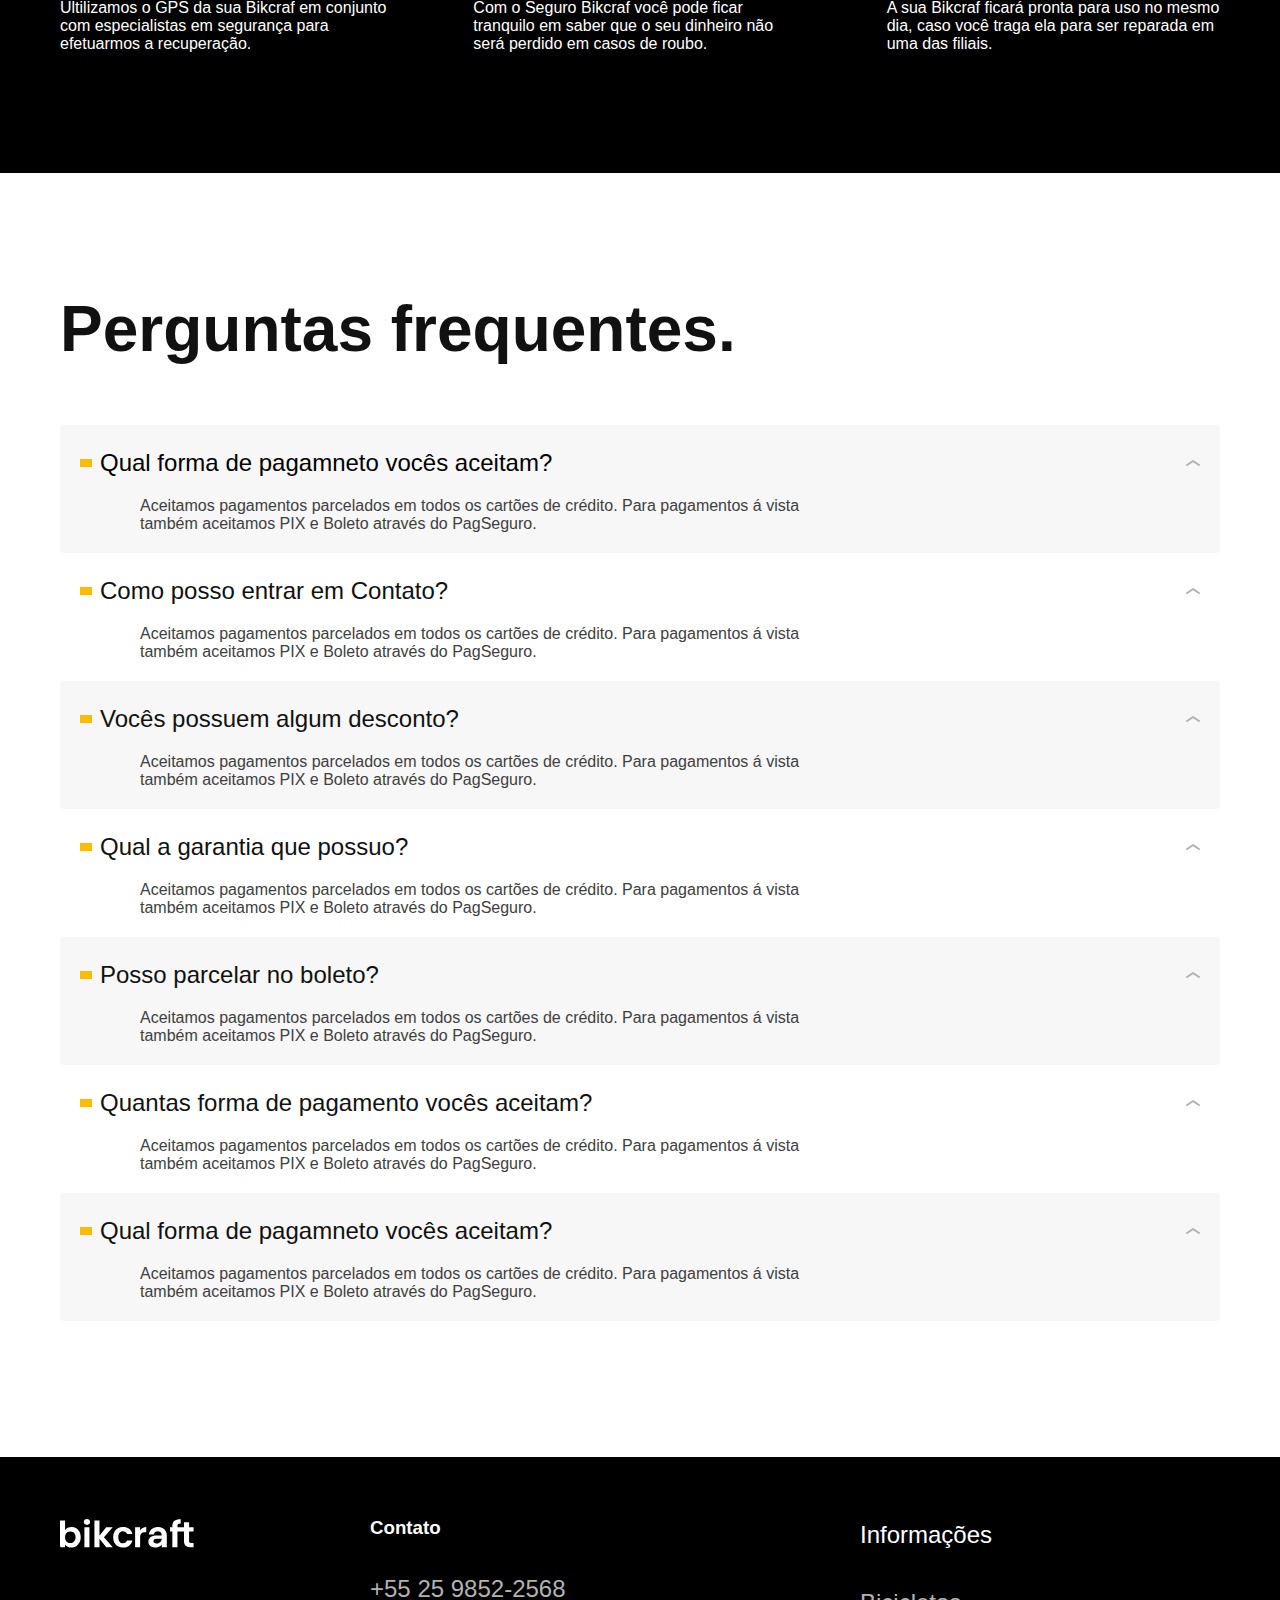
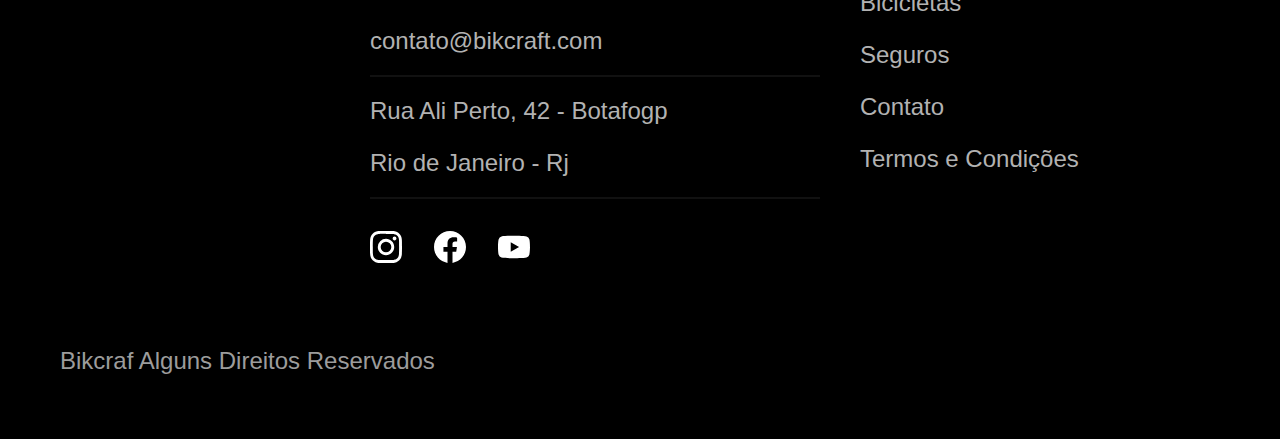
<file: seguros.html>
<!DOCTYPE html>
<html lang="pt-br">
<head>
    <meta charset="UTF-8">
    <meta name="viewport" content="width=device-width, initial-scale=1.0">
    <title>Bikcraft - Bicicletas Elétricas</title>
    <meta name="description" content="Termos e Condições.">
    <link rel="stylesheet" href="css/style.css">
  
</head>
<body id="seguros">
    <header class="header-bg">
        <div class="header container">
            <a href="./">
                 <img src="./img/bikcraft.svg" alt="bikcraft">
            </a>
    
        <nav aria-label="primaria">
          <ul class="header-menu font-1 cor-0">
            <li>
                <a href="./index.html">Home</a>
            </li>
            <li>
                <a href="./bicicletas.html">Bicicletas</a>
            </li>
            <li>
                <a href="./seguros.html">Seguros</a>
            </li>
            <li>
                <a href="./contato.html">Contato</a>
            </li>
            </ul>
            
        </nav>
    </div>
    </header>

    <main class="seguros-bg">
        <div class="titulo-bg">
            <div class="titulo container">
            <p class="font-2 cor-5">Escolha o seguro</p>
            <h1 class="font-1 cor-0">Seu Seguro.</h1>
            
            </div>
            </div>

            
                <div class="seguros container">
                <div class="seguros-item">
                        <h3 class="font-1 cor-6" >Prata</h3>
                        <span class="font-1 cor-0">R$199</span><span class="font-2 cor-6">mensal</span>
                        <ul class="font-2 cor-0">
                            <li>
                                Duas trocas por ano 
                            </li>
                            <li>
                                Assistência técnica
                            </li>
                            <li>
                                Suporte 08h ás 18h
                            </li>
                            <li>
                                Cobertura estadual
                            </li>
                        </ul>
                        <a class="botao secundario" href="./orcamento.html">Inscreva-se</a>
                    </div>
                    <div class="seguros-item">
                        <h3 class="font-1 cor-p1" >Ouro</h3>
                        <span class="font-1 cor-0">R$299</span><span class="font-2 cor-6">mensal</span>
                        <ul class="font-2 cor-0">
                            <li>
                                Cinco trocas por ano 
                            </li>
                            <li>
                                Assistência especial
                            </li>
                            <li>
                                Suporte 24h
                            </li>
                            <li>
                                Cobertura nacional
                            </li><li>
                                desconto em parceiros
                            </li>
                            <li>
                                Acesso ao Clube Bikcraft
                            </li>
                            <li>
                                Cobertura estadual
                            </li>
                        </ul>
                        <a class="botao " href="./orcamento.html">Inscreva-se</a>
                    </div>
                </div>
           
    </main>

    <article class="vantagens-bg">
        <div class="vantagens container">
            <h2 class="font-1 cor-0">Vantagens.</h2>
            <ul>
                <li>
                    <img src="./img/icones/eletrica.svg" alt="">
                    <h3 class="font-2 cor-0">Reparo Elétrico</h3>
                    <p class="cor-0">Garantimos o reparo completo do seu motor em caso de falhas.Sabemos que falhas são raras, mas estamos aqui para caso ocorra. </p>
                </li>
                <li>
                    <img src="./img/icones/carbono.svg" alt="">
                    <h3 class="font-2 cor-0">Carbono</h3>
                    <p class="cor-0">Nossos quadros são feitos para durar para sempre, Mas caso algo ocorra, ficamos felizes em reparar.  </p>
                </li>  <li>
                    <img src="./img/icones/sustentavel.svg" alt="">
                    <h3 class="font-2 cor-0">Sustentavel</h3>
                    <p class="cor-0">Trabalho com a filosofia de desperdicio zero. Qualquer parte defeituosa é reciclada e reutilizada em outro projeto. </p>
                    <li>
                        <img src="./img/icones/rastreador.svg" alt="">
                        <h3 class="font-2 cor-0">Rastreador</h3>
                        <p class="cor-0">Ultilizamos o GPS da sua Bikcraf em conjunto com especialistas em segurança para efetuarmos a recuperação. </p>
                    </li>
                </li>  <li>
                    <img src="./img/icones/seguro.svg" alt="">
                    <h3 class="font-2 cor-0">Segurança</h3>
                    <p class="cor-0">Com o Seguro Bikcraf você pode ficar tranquilo em saber que o seu dinheiro não será perdido em casos de roubo. </p>
                </li>
                  <li>
                    <img src="./img/icones/velocidade.svg" alt="">
                    <h3 class="font-2 cor-0">velocidade</h3>
                    <p class="cor-0">A sua Bikcraf ficará pronta para uso no mesmo dia, caso você traga ela para ser reparada em uma das filiais. 
                    </p>
                </li>
            </ul>
        </div>
     </article>
     
     <article class="perguntas container">
        <h2 class="font-1 ">Perguntas frequentes.</h2>
        <dl>
            <div>
            <dt class="font-2 cor-12 ">Qual forma de pagamneto vocês aceitam?  </dt>
            <dd class="cor-9">Aceitamos pagamentos parcelados em todos os cartões de crédito. Para pagamentos á vista também aceitamos PIX e Boleto através do PagSeguro.</dd>
        </div>
        <div>
            <dt class="font-2">Como posso entrar em Contato? </dt>
            <dd class="cor-9">Aceitamos pagamentos parcelados em todos os cartões de crédito. Para pagamentos á vista também aceitamos PIX e Boleto através do PagSeguro.</dd>
        </div>
        <div>
            <dt class="font-2">Vocês possuem algum desconto?  </dt>
            <dd class="cor-9">Aceitamos pagamentos parcelados em todos os cartões de crédito. Para pagamentos á vista também aceitamos PIX e Boleto através do PagSeguro.</dd>
        </div>
        <div>
            <dt class="font-2">Qual a garantia que possuo?  </dt>
            <dd class="cor-9">Aceitamos pagamentos parcelados em todos os cartões de crédito. Para pagamentos á vista também aceitamos PIX e Boleto através do PagSeguro.</dd>
        </div>
        <div >
            <dt class="font-2">Posso parcelar no boleto? </dt>
            <dd class=" cor-9">Aceitamos pagamentos parcelados em todos os cartões de crédito. Para pagamentos á vista também aceitamos PIX e Boleto através do PagSeguro.</dd>
        </div>
        <div>
            <dt class="font-2">Quantas forma de pagamento vocês aceitam?</dt>
            <dd class="cor-9">Aceitamos pagamentos parcelados em todos os cartões de crédito. Para pagamentos á vista também aceitamos PIX e Boleto através do PagSeguro.</dd>
        </div>
        <div>
            <dt class="font-2">Qual forma de pagamneto vocês aceitam?  </dt>
            <dd class=" cor-9">Aceitamos pagamentos parcelados em todos os cartões de crédito. Para pagamentos á vista também aceitamos PIX e Boleto através do PagSeguro.</dd>
        </div>
        </dl>
     </article>

    <footer class="footer-bg">
        <div class="footer container">
            <img src="./img/bikcraft.svg" alt="bikcraft">
            <div class="footer-contato">
                <h3 class="cor-0">Contato</h3>
                <ul class="font-2 cor-5">
                    <li>
                        <a href="tel:+552598522568"> +55 25 9852-2568 </a>
                    </li>
                    <li>
                        <a href="mailto:contato@bikcraft.com "> contato@bikcraft.com </a>
                    </li>
                    <li>
                        Rua Ali Perto, 42 - Botafogp
                    </li>
                    <li>
                        Rio de Janeiro - Rj
                    </li>
                </ul>
                <div class="footer-redes ">
                    <a href="./">
                        <img src="./img/redes/instagram.svg" alt="instagram">
                    </a>
                    <a href="./">
                        <img src="./img/redes/facebook.svg" alt="facebook">
                    </a>
                    <a href="./">
                        <img src="./img/redes/youtube.svg" alt="youtube-p">
                    </a>
                </div>
            </div>
            <div class="footer-informacoes">
                <h3 class="font-2 cor-0">Informações</h3>
                    <nav>
                    <ul class="font-2 cor-5">
                        <li>
                        <a href="./bicicletas.html">Bicicletas</a>
                        </li>
                        <li>
                        <a href="./seguros.html">Seguros</a>
                        </li>
                        <li>
                        <a href="./contato.html">Contato</a>
                        </li>
                        <li>
                        <a href="./Termos.html">Termos e Condições</a>
                        </li>
                        </ul>
                    </nav>
                </div>
                <p class=" footer-copy font-2 cor-6">Bikcraf Alguns Direitos Reservados</p>
        </div>


    </footer>

 <script src="./js/script.js"></script>
</body>
</html>
</file>
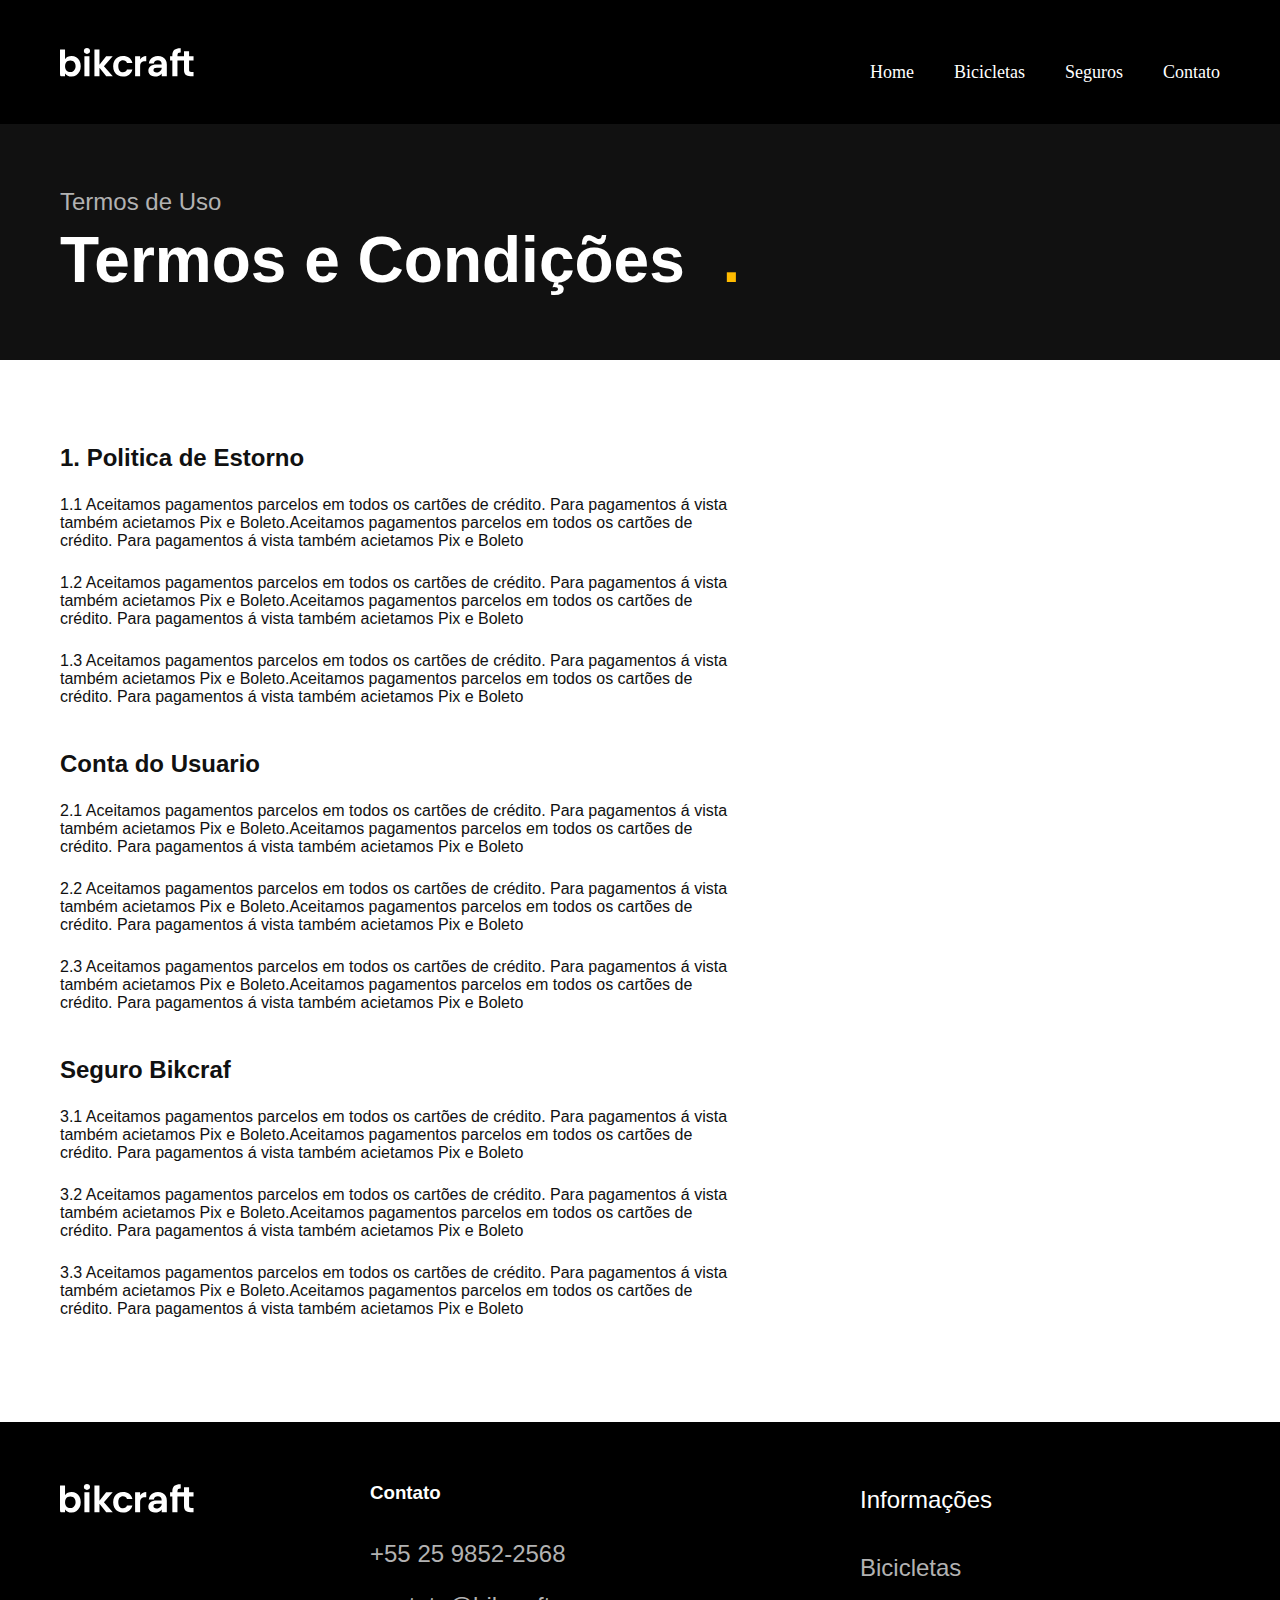
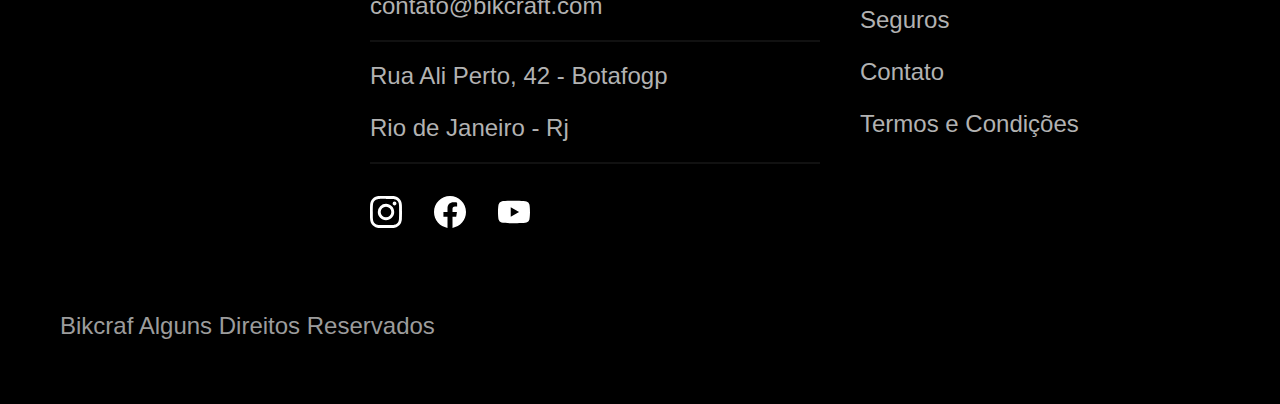
<file: termos.html>
<!DOCTYPE html>
<html lang="pt-br">
<head>
    <meta charset="UTF-8">
    <meta name="viewport" content="width=device-width, initial-scale=1.0">
    <title>Bikcraft - Bicicletas Elétricas</title>
    <meta name="description" content="Termos e Condições.">
    <link rel="stylesheet" href="css/style.css">
  
</head>
<body id="termos">
    <header class="header-bg">
        <div class="header container">
            <a href="./">
                 <img src="./img/bikcraft.svg" alt="bikcraft">
            </a>
    
        <nav aria-label="primaria">
          <ul class="header-menu font-1 cor-0">
            <li>
                <a href="./index.html">Home</a>
            </li>
            <li>
                <a href="./bicicletas.html">Bicicletas</a>
            </li>
            <li>
                <a href="./seguros.html">Seguros</a>
            </li>
            <li>
                <a href="./contato.html">Contato</a>
            </li>
    
            </ul>
            
        </nav>
    </div>
    </header>

    <main>
        <div class="titulo-bg">
            <div class="titulo container">
            <p class="font-2 cor-5">Termos de Uso</p>
            <p class="font-1 cor-0">Termos e Condições 
            <span class="cor-p1">.</span></p>
            
        </div>
        </div>
        <div class=" termos container "> 
        <h2 class="font-2 cor-11">1. Politica de Estorno</h2>
        <p>1.1 Aceitamos pagamentos parcelos em todos os cartões de crédito. Para pagamentos á vista também acietamos Pix e Boleto.Aceitamos pagamentos parcelos em todos os cartões de crédito. Para pagamentos á vista também acietamos Pix e Boleto </p>
        <p>1.2 Aceitamos pagamentos parcelos em todos os cartões de crédito. Para pagamentos á vista também acietamos Pix e Boleto.Aceitamos pagamentos parcelos em todos os cartões de crédito. Para pagamentos á vista também acietamos Pix e Boleto </p>
        <p>1.3 Aceitamos pagamentos parcelos em todos os cartões de crédito. Para pagamentos á vista também acietamos Pix e Boleto.Aceitamos pagamentos parcelos em todos os cartões de crédito. Para pagamentos á vista também acietamos Pix e Boleto </p>
        
        <h2 class="font-2 cor-11">Conta do Usuario</h2>
        <p>2.1 Aceitamos pagamentos parcelos em todos os cartões de crédito. Para pagamentos á vista também acietamos Pix e Boleto.Aceitamos pagamentos parcelos em todos os cartões de crédito. Para pagamentos á vista também acietamos Pix e Boleto </p>
        <p>2.2 Aceitamos pagamentos parcelos em todos os cartões de crédito. Para pagamentos á vista também acietamos Pix e Boleto.Aceitamos pagamentos parcelos em todos os cartões de crédito. Para pagamentos á vista também acietamos Pix e Boleto </p>
        <p>2.3 Aceitamos pagamentos parcelos em todos os cartões de crédito. Para pagamentos á vista também acietamos Pix e Boleto.Aceitamos pagamentos parcelos em todos os cartões de crédito. Para pagamentos á vista também acietamos Pix e Boleto </p>
        <h2 class="font-2 cor-11">Seguro Bikcraf</h2>
        <p>3.1 Aceitamos pagamentos parcelos em todos os cartões de crédito. Para pagamentos á vista também acietamos Pix e Boleto.Aceitamos pagamentos parcelos em todos os cartões de crédito. Para pagamentos á vista também acietamos Pix e Boleto </p>
        <p>3.2 Aceitamos pagamentos parcelos em todos os cartões de crédito. Para pagamentos á vista também acietamos Pix e Boleto.Aceitamos pagamentos parcelos em todos os cartões de crédito. Para pagamentos á vista também acietamos Pix e Boleto </p>
        <p>3.3 Aceitamos pagamentos parcelos em todos os cartões de crédito. Para pagamentos á vista também acietamos Pix e Boleto.Aceitamos pagamentos parcelos em todos os cartões de crédito. Para pagamentos á vista também acietamos Pix e Boleto </p>
    </div>
    </main>



    <footer class="footer-bg">
        <div class="footer container">
            <img src="./img/bikcraft.svg" alt="bikcraft">
            <div class="footer-contato">
                <h3 class="cor-0">Contato</h3>
                <ul class="font-2 cor-5">
                    <li>
                        <a href="tel:+552598522568"> +55 25 9852-2568 </a>
                    </li>
                    <li>
                        <a href="mailto:contato@bikcraft.com "> contato@bikcraft.com </a>
                    </li>
                    <li>
                        Rua Ali Perto, 42 - Botafogp
                    </li>
                    <li>
                        Rio de Janeiro - Rj
                    </li>
                </ul>
                <div class="footer-redes ">
                    <a href="./">
                        <img src="./img/redes/instagram.svg" alt="instagram">
                    </a>
                    <a href="./">
                        <img src="./img/redes/facebook.svg" alt="facebook">
                    </a>
                    <a href="./">
                        <img src="./img/redes/youtube.svg" alt="youtube-p">
                    </a>
                </div>
            </div>
            <div class="footer-informacoes">
                <h3 class="font-2 cor-0">Informações</h3>
                    <nav>
                    <ul class="font-2 cor-5">
                        <li>
                        <a href="./bicicletas.html">Bicicletas</a>
                        </li>
                        <li>
                        <a href="./seguros.html">Seguros</a>
                        </li>
                        <li>
                        <a href="./contato.html">Contato</a>
                        </li>
                        <li>
                        <a href="./Termos.html">Termos e Condições</a>
                        </li>
                        </ul>
                    </nav>
                </div>
                <p class=" footer-copy font-2 cor-6">Bikcraf Alguns Direitos Reservados</p>
        </div>


    </footer>

 <script src="./js/script.js"></script>
</body>
</html>
</file>
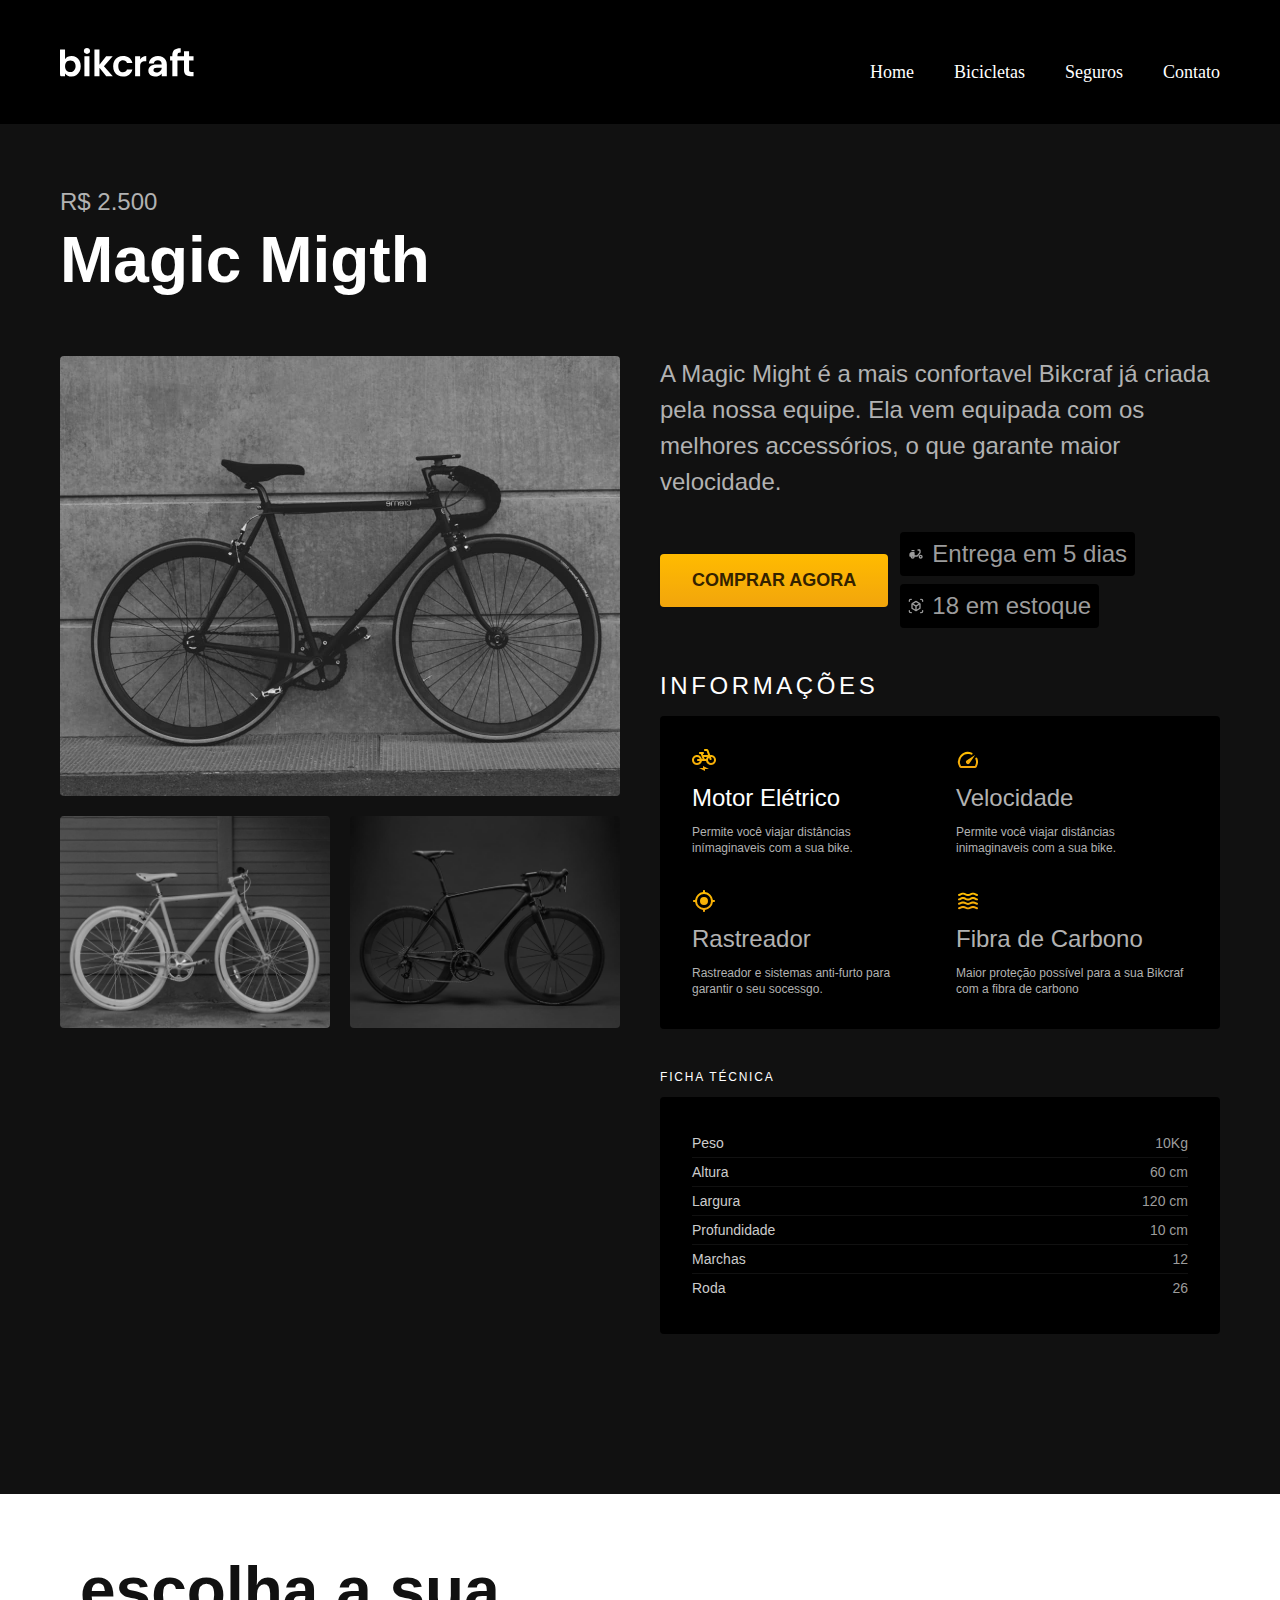
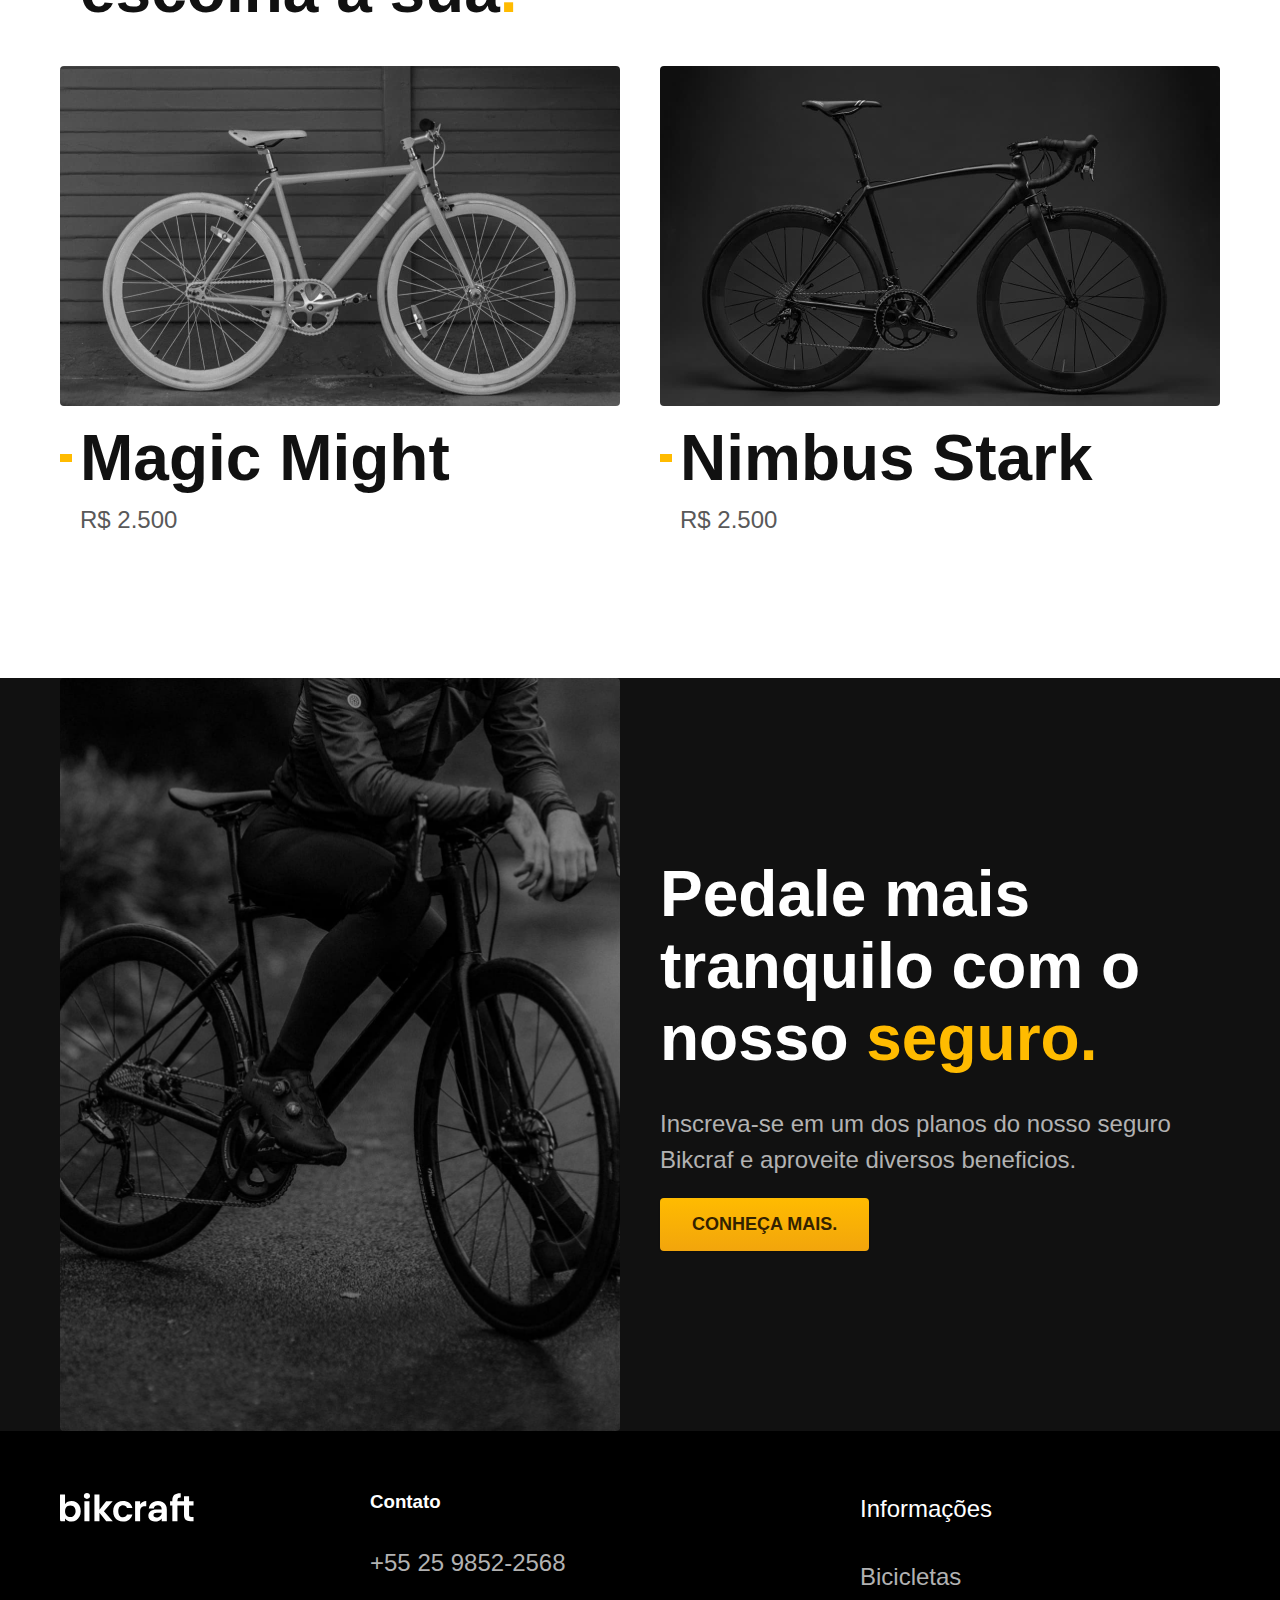
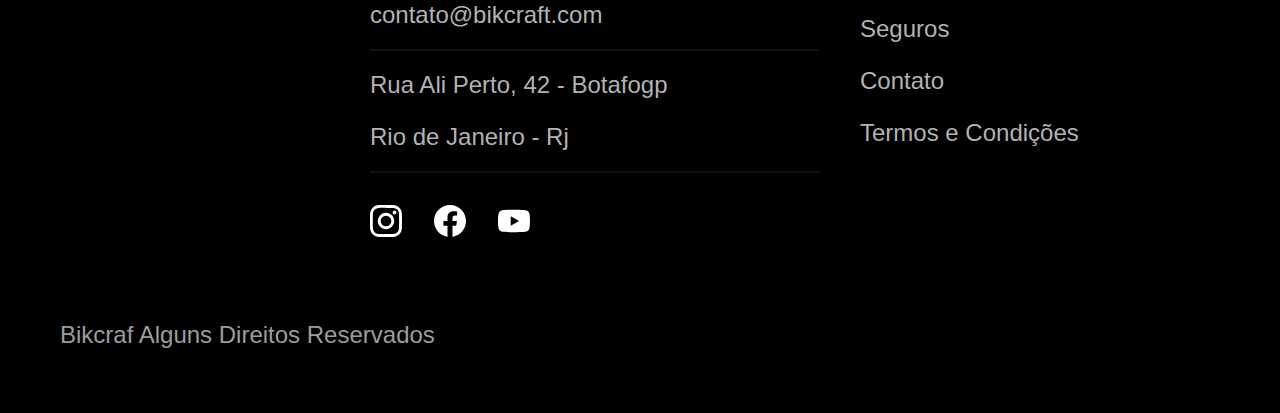
<file: bicicletas/magic.html>
<!DOCTYPE html>
<html lang="pt-br">
<head>
    <meta charset="UTF-8">
    <meta name="viewport" content="width=device-width, initial-scale=1.0">
    <title>Bikcraft - Bicicletas Elétricas</title>
    <meta name="description" content="Termos e Condições.">
    <link rel="stylesheet" href="../css/style.css">
  
</head>
<body id="bicicleta">
    <header class="header-bg">
        <div class="header container">
            <a href="./">
                 <img src="../img/bikcraft.svg" alt="bikcraft">
            </a>
    
        <nav aria-label="primaria">
          <ul class="header-menu font-1 cor-0">
            <li>
                <a href="../index.html">Home</a>
            </li>
            <li>
                <a href="../bicicletas.html">Bicicletas</a>
            </li>
            <li>
                <a href="../seguros.html">Seguros</a>
            </li>
            <li>
                <a href="../contato.html">Contato</a>
            </li>
    
            </ul>
            
        </nav>
    </div>
    </header>

    <main class="titulo-bg">
            <div class="titulo container">
            <p class="font-2 cor-5">R$ 2.500</p>
            <h1 class=" font-1 cor-0">Magic Migth</h1>
            </div>
            

            <div class="bicicleta container">
                <div class="bicicleta-imagens">
                    <img src="../img/bicicleta/nimbus2.jpg" alt="">
                    <img src="../img/bicicleta/nimbus3.jpg" alt="">
                    <img src="../img/bicicleta/nimbus1.jpg" alt="">
                    
                    
                </div>
                <div class="bicicleta-conteudo">
                    <p class="font-2 cor-5"> A Magic Might é a mais confortavel Bikcraf já criada pela nossa equipe. Ela vem equipada com os melhores accessórios, o que garante maior velocidade.</p>
                    <div class="bicicleta-comprar">
                        <a class="botao" href="../orcamento.html">Comprar Agora</a>
                        <span class="font-2 cor-6"><img src="../img/icones/entrega.svg" alt="">Entrega em 5 dias</span>
                        <span class="font-2 cor-6"><img src="../img/icones/estoque.svg" alt="">18 em estoque</span>
                    </div>
                
                
                <h2 class="font-2 cor-0">Informações</h2>
                <ul class="bicicleta-informacoes">
                    <li>
                        <img src="../img/icones/eletrica.svg" alt="">
                        <h3 class="font-2 cor-0">Motor Elétrico</h3>
                        <p class="font-3 cor-5">Permite você viajar distâncias inímaginaveis com a sua bike.</p>
                    </li>
            
                        <li>
                            <img src="../img/icones/velocidade.svg" alt="">
                            <h3 class="font-2 cor-5">Velocidade</h3>
                            <p class="font-3 cor-5">Permite você viajar distâncias inimaginaveis com a sua bike.</p>
                        </li>
                
                
                    <li>
                        <img src="../img/icones/rastreador.svg" alt="">
                        <h3 class="font-2 cor-5">Rastreador</h3>
                        <p class="font-3 cor-5">Rastreador e sistemas anti-furto para garantir o seu socessgo.</p>
                    </li>
                <li>
                    <img src="../img/icones/carbono.svg" alt="">
                    <h3 class="font-2 cor-5">Fibra de Carbono</h3>
                    <p class="font-3 cor-5"> Maior proteção possível para a sua Bikcraf com a fibra de carbono</p>
                </li>
                </ul>
                <h2 class="font-3 cor-0">Ficha Técnica</h2>
                <ul class="bicicleta-ficha font-4 cor-4">
                    <li>Peso<span>10Kg</span></li>
                    <li>Altura<span>60 cm</span></li>
                    <li>Largura<span>120 cm</span></li>
                    <li>Profundidade<span>10 cm</span></li>
                    <li>Marchas<span>12</span></li>
                    <li>Roda<span>26</span></li>
                </ul>
            </div>
            </div>
            </main>
            <article class="bicicletas-lista container">
                <h2 class=" container font-1">escolha a sua<span class="cor-p1">.</span></h2>
        
                <ul>
                    <li>
                        <a href="../bicicletas/nebula.html">
                        <img src="../img/bicicletas/nebula.jpg" alt="Bicicleta preta">
                        <h3 class="font-1">Magic Might</h3>
                        <span class="font-2 cor-8">R$ 2.500</span>
                         </a>
                    </li>
                    <li>
                        <a href="../bicicletas/nimbus.html">
                        <img src="../img/bicicletas/nimbus.jpg" alt="Bicicleta preta">
                        <h3 class="font-1"> Nimbus Stark</h3>
                        <span class="font-2 cor-8" >R$ 2.500</span>
                          </a>
                    </li>
                </ul>
            </article>
            <article class="seguro-bg">
                <div class="seguro container">
                    <div class="seguro-imagem">
                    <img src="../img/fotos/seguros.jpg" alt="Pessoa parada em cima de uma bicicleta.">
                </div>
                <div class="seguro-conteudo">
                    <h2 class="font-1 cor-0">Pedale mais tranquilo com o nosso <span class="font-1 cor-p1">seguro.</span></h2>

                    <p class="font-2 cor-5">Inscreva-se em um dos planos do nosso seguro Bikcraf e aproveite diversos beneficios. </p>
                    <a class="botao" href="../seguros.html">Conheça Mais.</a>

                </div>
            </div>
                
            </article>




    <footer class="footer-bg">
        <div class="footer container">
            <img src="../img/bikcraft.svg" alt="bikcraft">
            <div class="footer-contato">
                <h3 class="cor-0">Contato</h3>
                <ul class="font-2 cor-5">
                    <li>
                        <a href="tel:+552598522568"> +55 25 9852-2568 </a>
                    </li>
                    <li>
                        <a href="mailto:contato@bikcraft.com "> contato@bikcraft.com </a>
                    </li>
                    <li>
                        Rua Ali Perto, 42 - Botafogp
                    </li>
                    <li>
                        Rio de Janeiro - Rj
                    </li>
                </ul>
                <div class="footer-redes ">
                    <a href="./">
                        <img src="../img/redes/instagram.svg" alt="instagram">
                    </a>
                    <a href="./">
                        <img src="../img/redes/facebook.svg" alt="facebook">
                    </a>
                    <a href="./">
                        <img src="../img/redes/youtube.svg" alt="youtube-p">
                    </a>
                </div>
            </div>
            <div class="footer-informacoes">
                <h3 class="font-2 cor-0">Informações</h3>
                    <nav>
                    <ul class="font-2 cor-5">
                        <li>
                        <a href="../bicicletas.html">Bicicletas</a>
                        </li>
                        <li>
                        <a href="../seguros.html">Seguros</a>
                        </li>
                        <li>
                        <a href="../contato.html">Contato</a>
                        </li>
                        <li>
                        <a href="../Termos.html">Termos e Condições</a>
                        </li>
                        </ul>
                    </nav>
                </div>
                <p class=" footer-copy font-2 cor-6">Bikcraf Alguns Direitos Reservados</p>

        
        </div>


    </footer>
 <script src="../js/script.js"></script>
</body>
</html>
</file>
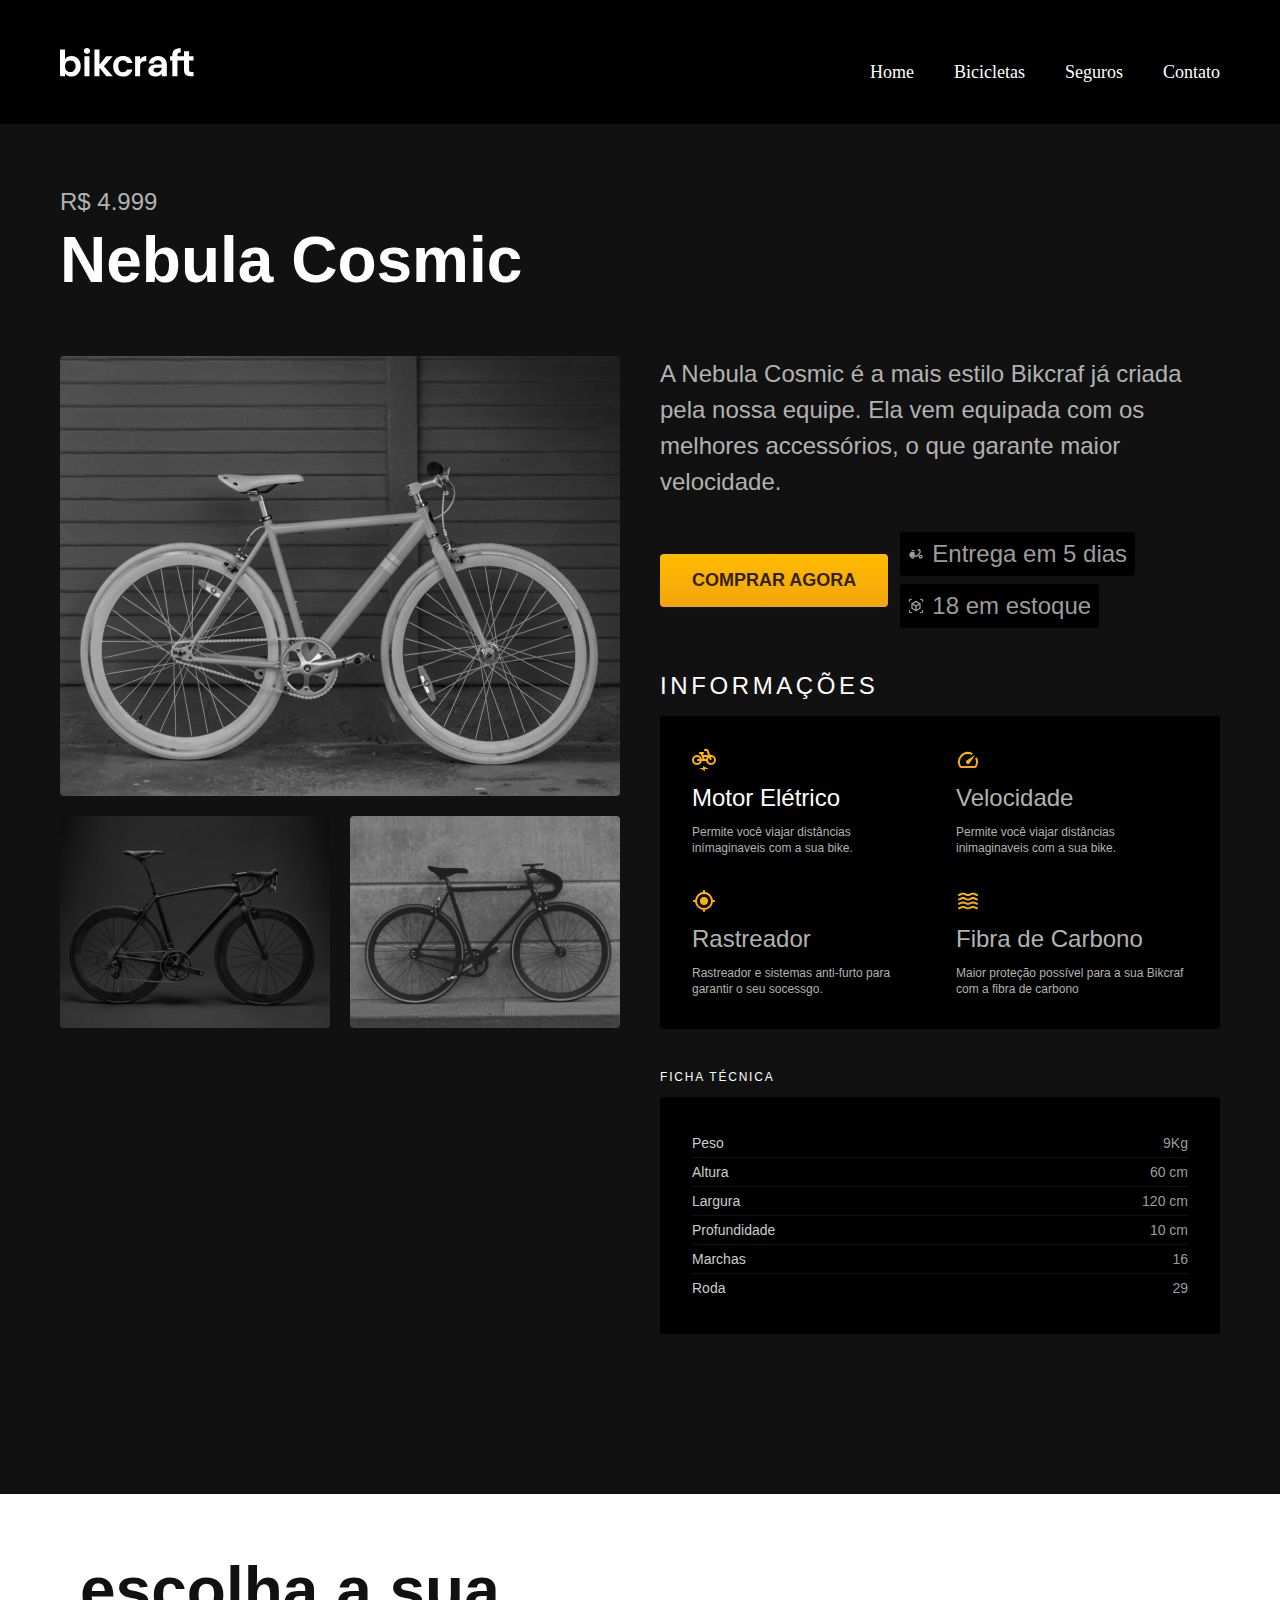
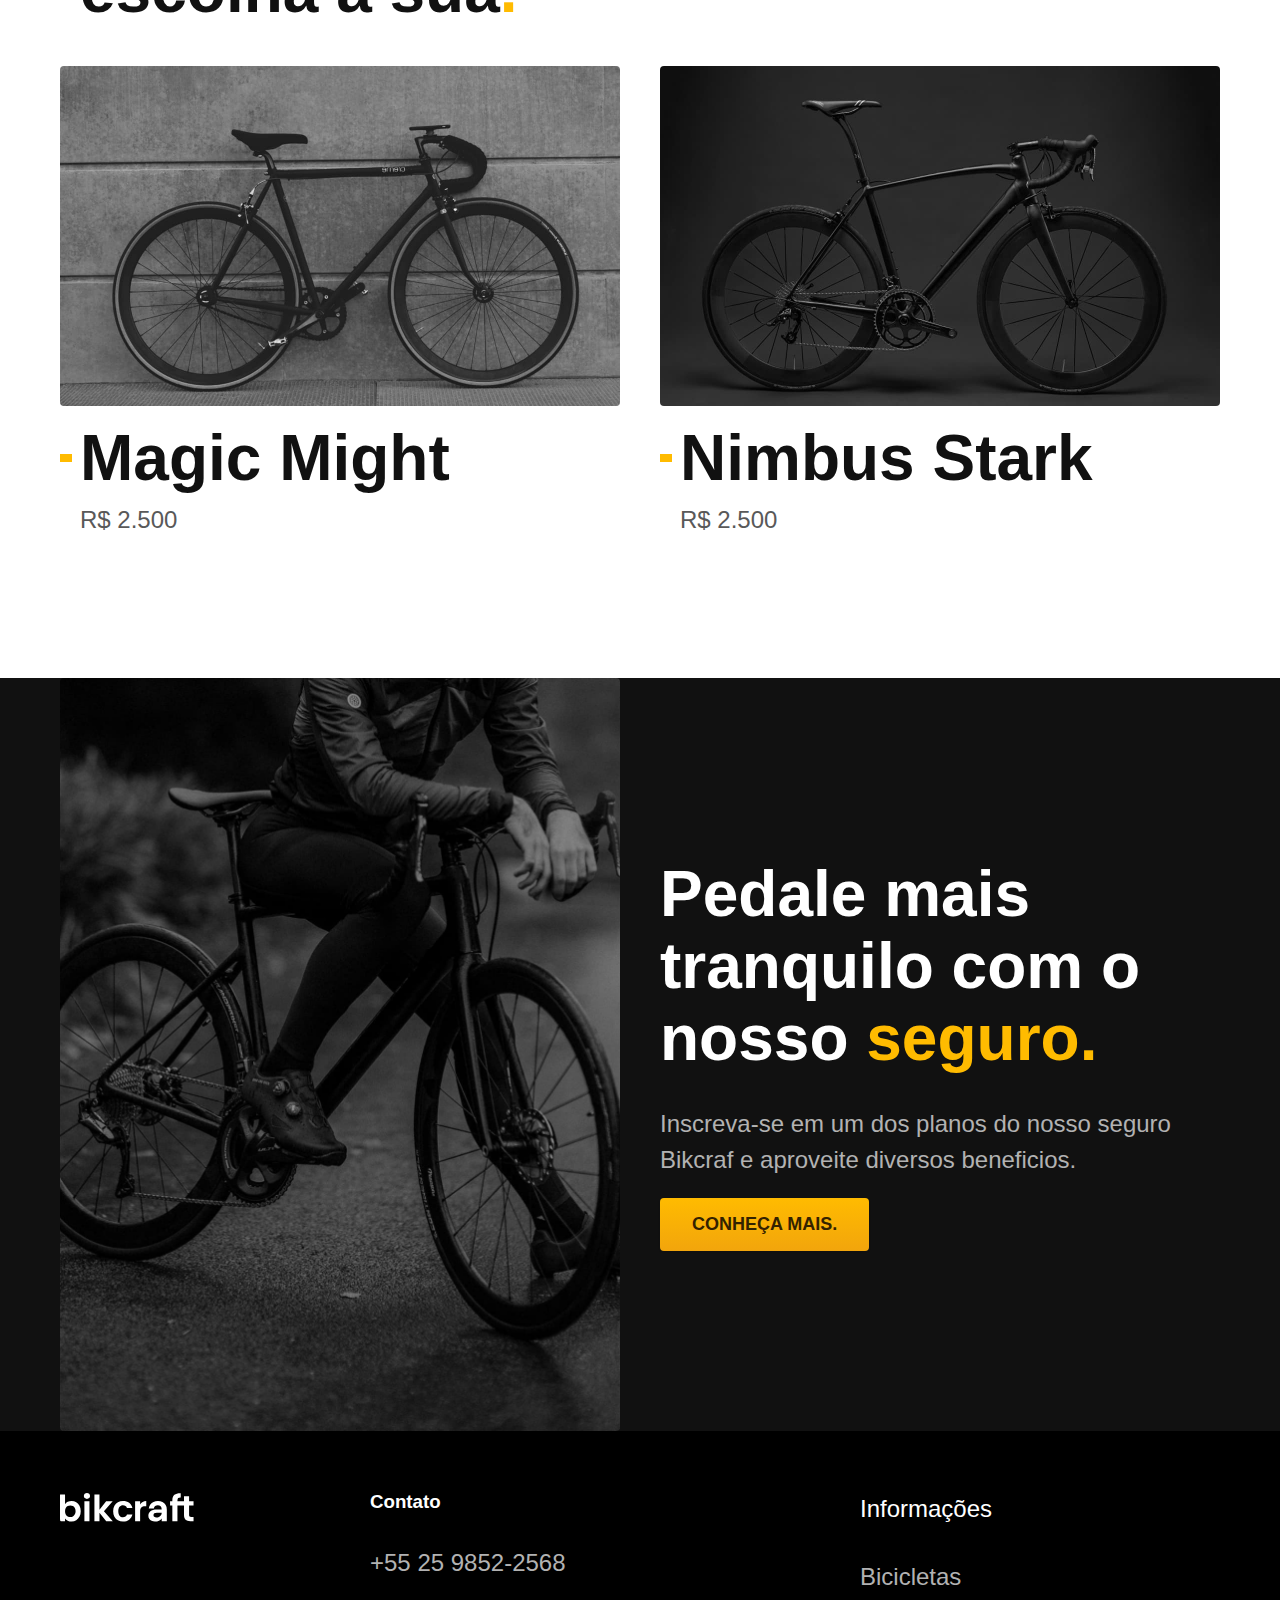
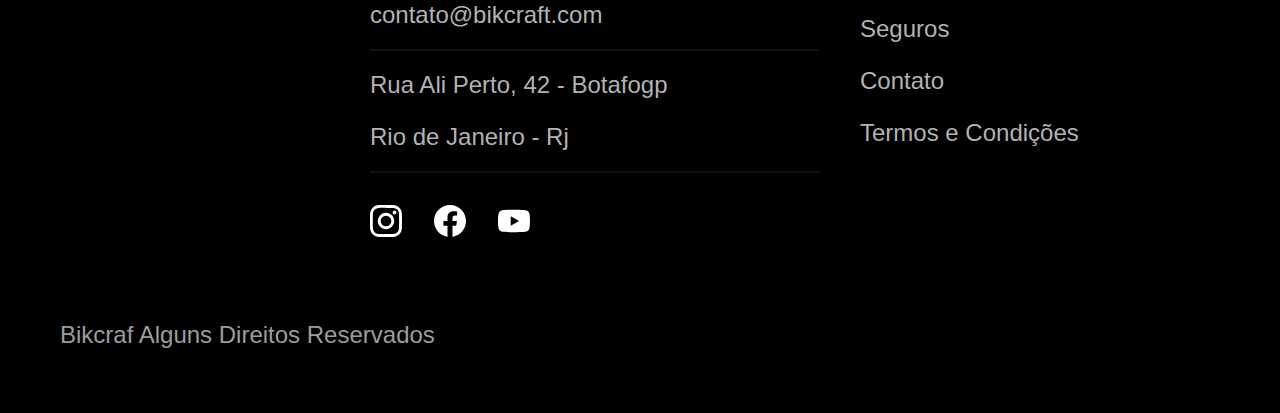
<file: bicicletas/nebula.html>
<!DOCTYPE html>
<html lang="pt-br">
<head>
    <meta charset="UTF-8">
    <meta name="viewport" content="width=device-width, initial-scale=1.0">
    <title>Bikcraft - Bicicletas Elétricas</title>
    <meta name="description" content="Termos e Condições.">
    <link rel="stylesheet" href="../css/style.css">
  
</head>
<body id="bicicleta">
    <header class="header-bg">
        <div class="header container">
            <a href="./">
                 <img src="../img/bikcraft.svg" alt="bikcraft">
            </a>
    
        <nav aria-label="primaria">
          <ul class="header-menu font-1 cor-0">
            <li>
                <a href="../index.html">Home</a>
            </li>
            <li>
                <a href="../bicicletas.html">Bicicletas</a>
            </li>
            <li>
                <a href="../seguros.html">Seguros</a>
            </li>
            <li>
                <a href="../contato.html">Contato</a>
            </li>
    
            </ul>
            
        </nav>
    </div>
    </header>

    <main class="titulo-bg">
            <div class="titulo container">
            <p class="font-2 cor-5">R$ 4.999</p>
            <h1 class=" font-1 cor-0">Nebula Cosmic</h1>
            </div>
            

            <div class="bicicleta container">
                <div class="bicicleta-imagens">
                    <img src="../img/bicicleta/nimbus3.jpg" alt="">
                    <img src="../img/bicicleta/nimbus1.jpg" alt="">
                    <img src="../img/bicicleta/nimbus2.jpg" alt="">
                    
                </div>
                <div class="bicicleta-conteudo">
                    <p class="font-2 cor-5"> A Nebula Cosmic é a mais estilo Bikcraf já criada pela nossa equipe. Ela vem equipada com os melhores accessórios, o que garante maior velocidade.</p>
                    <div class="bicicleta-comprar">
                        <a class="botao" href="../orcamento.html">Comprar Agora</a>
                        <span class="font-2 cor-6"><img src="../img/icones/entrega.svg" alt="">Entrega em 5 dias</span>
                        <span class="font-2 cor-6"><img src="../img/icones/estoque.svg" alt="">18 em estoque</span>
                    </div>
                
                
                <h2 class="font-2 cor-0">Informações</h2>
                <ul class="bicicleta-informacoes">
                    <li>
                        <img src="../img/icones/eletrica.svg" alt="">
                        <h3 class="font-2 cor-0">Motor Elétrico</h3>
                        <p class="font-3 cor-5">Permite você viajar distâncias inímaginaveis com a sua bike.</p>
                    </li>
            
                        <li>
                            <img src="../img/icones/velocidade.svg" alt="">
                            <h3 class="font-2 cor-5">Velocidade</h3>
                            <p class="font-3 cor-5">Permite você viajar distâncias inimaginaveis com a sua bike.</p>
                        </li>
                
                
                    <li>
                        <img src="../img/icones/rastreador.svg" alt="">
                        <h3 class="font-2 cor-5">Rastreador</h3>
                        <p class="font-3 cor-5">Rastreador e sistemas anti-furto para garantir o seu socessgo.</p>
                    </li>
                <li>
                    <img src="../img/icones/carbono.svg" alt="">
                    <h3 class="font-2 cor-5">Fibra de Carbono</h3>
                    <p class="font-3 cor-5"> Maior proteção possível para a sua Bikcraf com a fibra de carbono</p>
                </li>
                </ul>
                <h2 class="font-3 cor-0">Ficha Técnica</h2>
                <ul class="bicicleta-ficha font-4 cor-4">
                    <li>Peso<span>9Kg</span></li>
                    <li>Altura<span>60 cm</span></li>
                    <li>Largura<span>120 cm</span></li>
                    <li>Profundidade<span>10 cm</span></li>
                    <li>Marchas<span>16</span></li>
                    <li>Roda<span>29</span></li>
                </ul>
            </div>
            </div>
            </main>
            <article class="bicicletas-lista container">
                <h2 class=" container font-1">escolha a sua<span class="cor-p1">.</span></h2>
        
                <ul>
                    <li>
                        <a href="../bicicletas/magic.html">
                        <img src="../img/bicicletas/magic.jpg" alt="Bicicleta preta">
                        <h3 class="font-1">Magic Might</h3>
                        <span class="font-2 cor-8">R$ 2.500</span>
                         </a>
                    </li>
                    <li>
                        <a href="../bicicletas/nimbus.html">
                        <img src="../img/bicicletas/nimbus.jpg" alt="Bicicleta preta">
                        <h3 class="font-1"> Nimbus Stark</h3>
                        <span class="font-2 cor-8" >R$ 2.500</span>
                          </a>
                    </li>
                </ul>
            </article>
            <article class="seguro-bg">
                <div class="seguro container">
                    <div class="seguro-imagem">
                    <img src="../img/fotos/seguros.jpg" alt="Pessoa parada em cima de uma bicicleta.">
                </div>
                <div class="seguro-conteudo">
                    <h2 class="font-1 cor-0">Pedale mais tranquilo com o nosso <span class="font-1 cor-p1" >seguro.</span></h2>
                    <p class="font-2 cor-5">Inscreva-se em um dos planos do nosso seguro Bikcraf e aproveite diversos beneficios. </p>
                    <a class="botao" href="../seguros.html">Conheça Mais.</a>

                </div>
            </div>
                
            </article>




    <footer class="footer-bg">
        <div class="footer container">
            <img src="../img/bikcraft.svg" alt="bikcraft">
            <div class="footer-contato">
                <h3 class="cor-0">Contato</h3>
                <ul class="font-2 cor-5">
                    <li>
                        <a href="tel:+552598522568"> +55 25 9852-2568 </a>
                    </li>
                    <li>
                        <a href="mailto:contato@bikcraft.com "> contato@bikcraft.com </a>
                    </li>
                    <li>
                        Rua Ali Perto, 42 - Botafogp
                    </li>
                    <li>
                        Rio de Janeiro - Rj
                    </li>
                </ul>
                <div class="footer-redes ">
                    <a href="./">
                        <img src="../img/redes/instagram.svg" alt="instagram">
                    </a>
                    <a href="./">
                        <img src="../img/redes/facebook.svg" alt="facebook">
                    </a>
                    <a href="./">
                        <img src="../img/redes/youtube.svg" alt="youtube-p">
                    </a>
                </div>
            </div>
            <div class="footer-informacoes">
                <h3 class="font-2 cor-0">Informações</h3>
                    <nav>
                    <ul class="font-2 cor-5">
                        <li>
                        <a href="../bicicletas.html">Bicicletas</a>
                        </li>
                        <li>
                        <a href="../seguros.html">Seguros</a>
                        </li>
                        <li>
                        <a href="../contato.html">Contato</a>
                        </li>
                        <li>
                        <a href="../Termos.html">Termos e Condições</a>
                        </li>
                        </ul>
                    </nav>
                </div>
                <p class=" footer-copy font-2 cor-6">Bikcraf Alguns Direitos Reservados</p>

        
        </div>


    </footer>
 <script src="../js/script.js"></script>
</body>
</html>
</file>
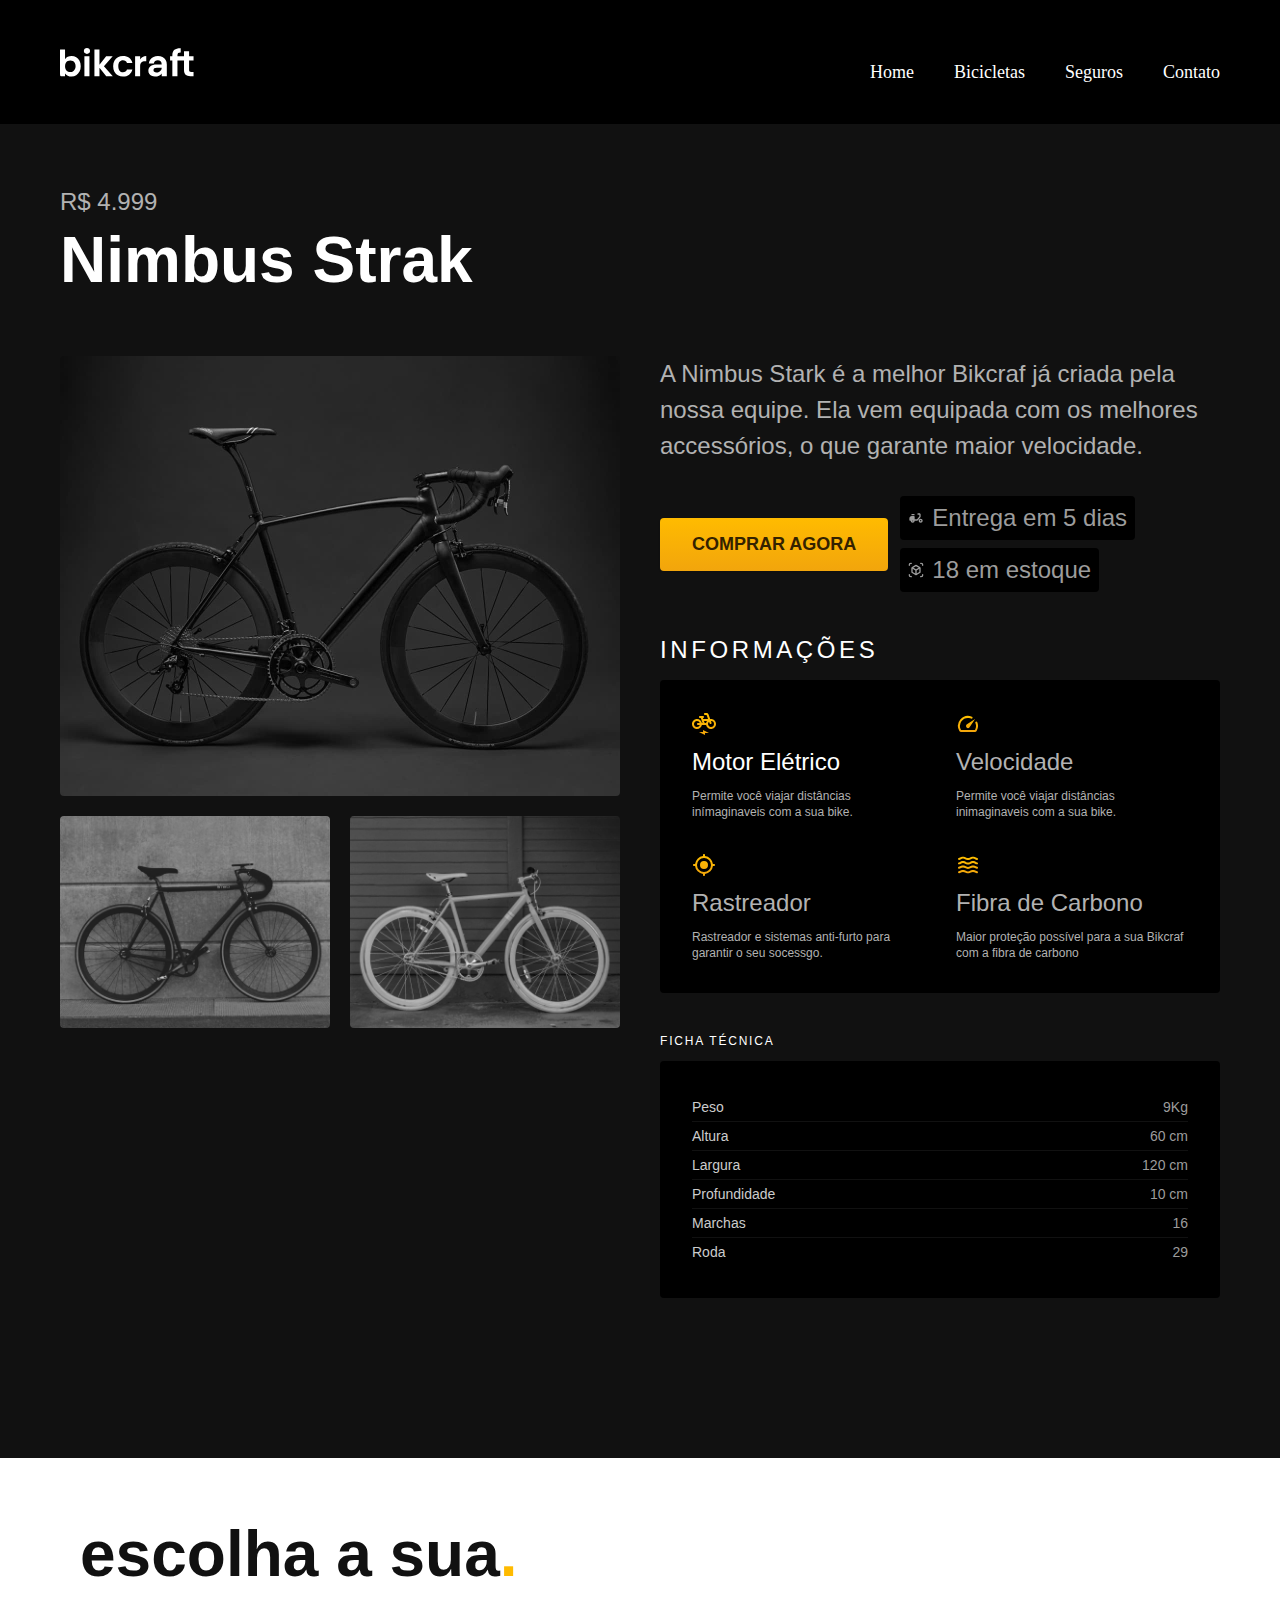
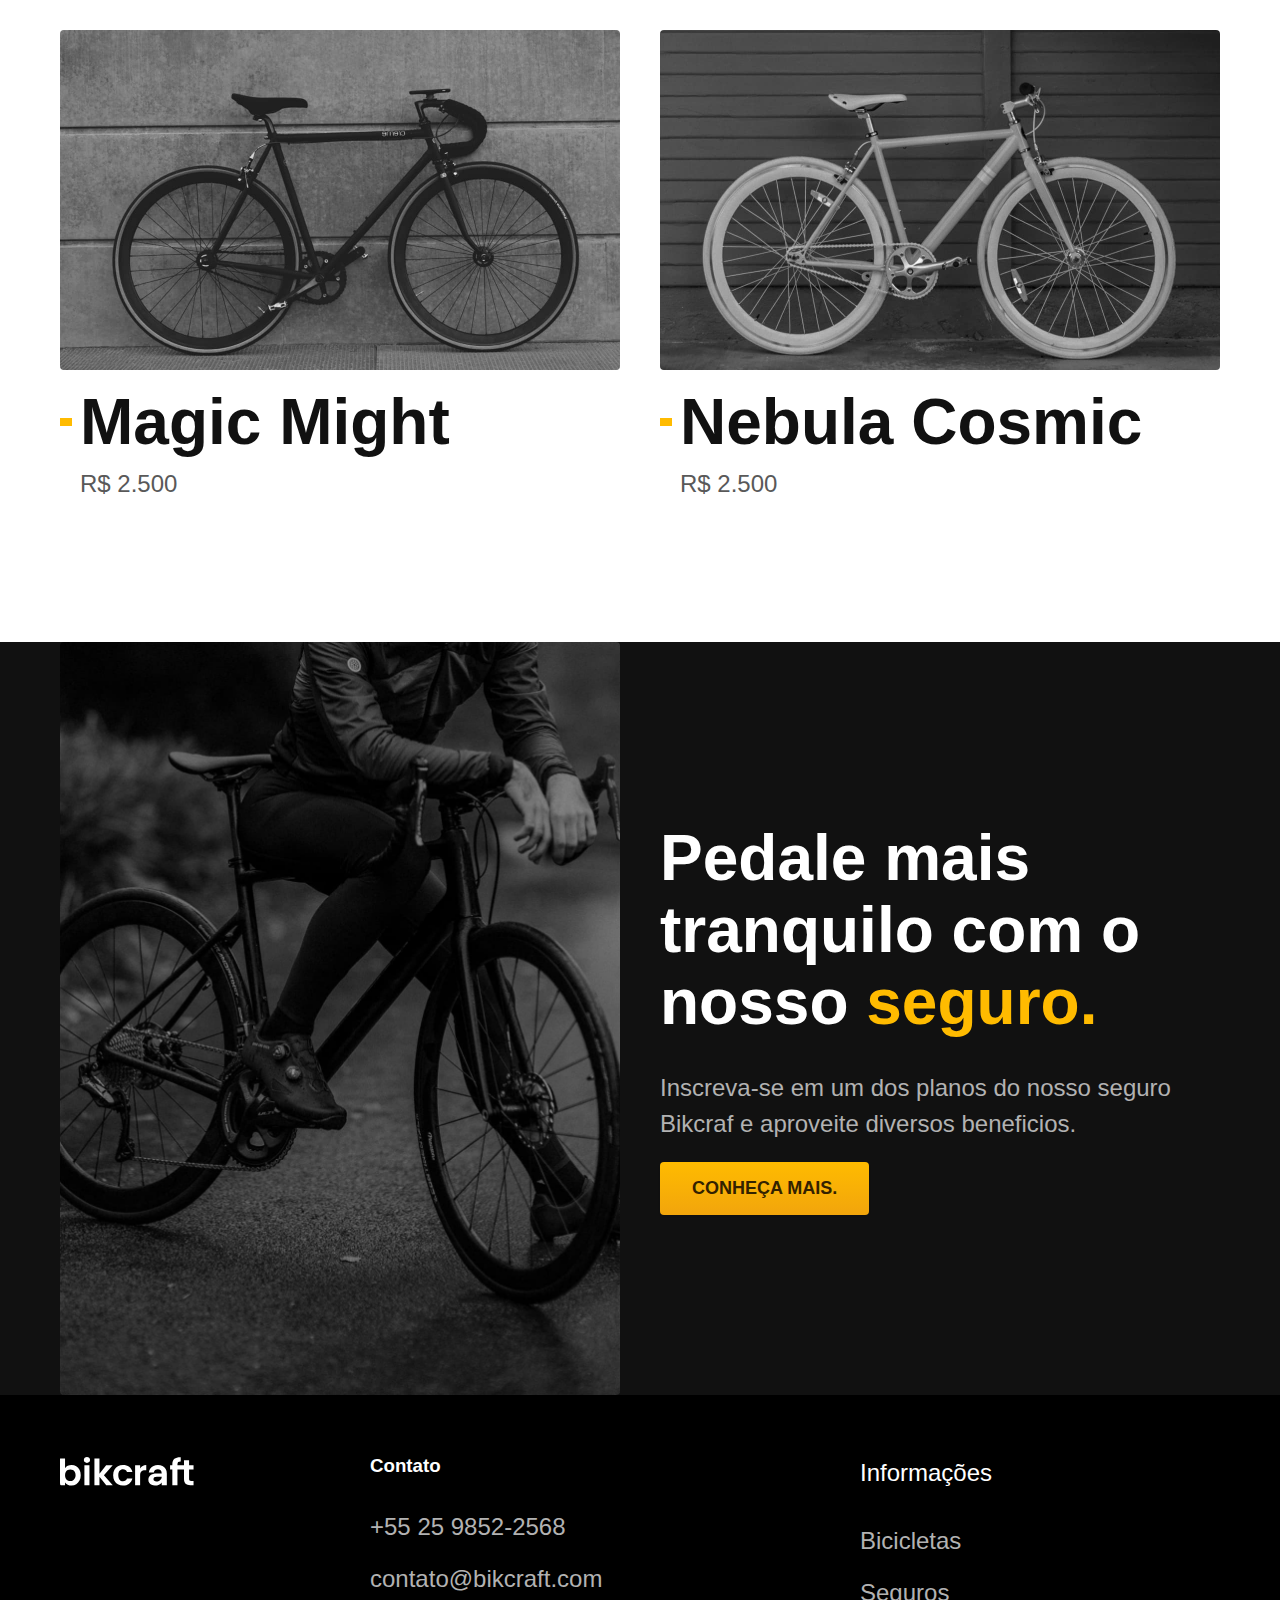
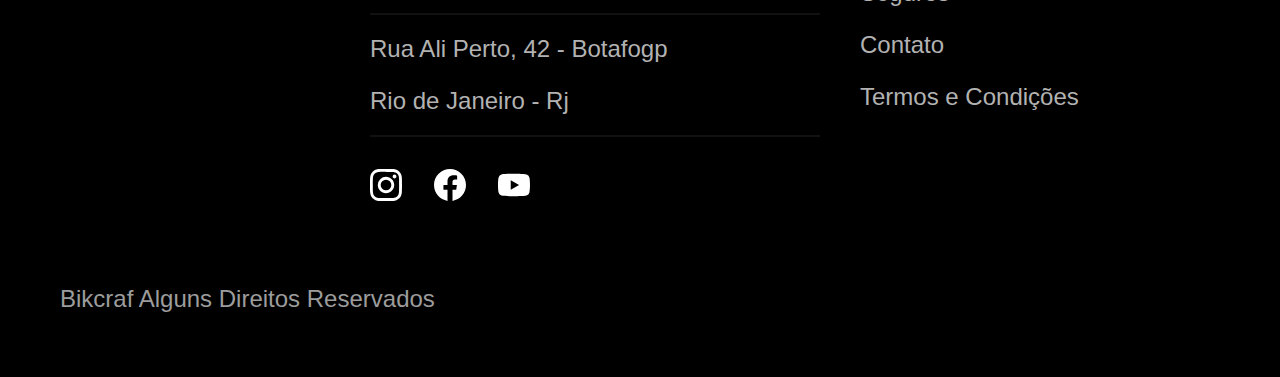
<file: bicicletas/nimbus.html>
<!DOCTYPE html>
<html lang="pt-br">
<head>
    <meta charset="UTF-8">
    <meta name="viewport" content="width=device-width, initial-scale=1.0">
    <title>Bikcraft - Bicicletas Elétricas</title>
    <meta name="description" content="Termos e Condições.">
    <link rel="stylesheet" href="../css/style.css">
  
</head>
<body id="bicicleta">
    <header class="header-bg">
        <div class="header container">
            <a href="./">
                 <img src="../img/bikcraft.svg" alt="bikcraft">
            </a>
    
        <nav aria-label="primaria">
          <ul class="header-menu font-1 cor-0">
            <li>
                <a href="../index.html">Home</a>
            </li>
            <li>
                <a href="../bicicletas.html">Bicicletas</a>
            </li>
            <li>
                <a href="../seguros.html">Seguros</a>
            </li>
            <li>
                <a href="../contato.html">Contato</a>
            </li>
    
            </ul>
            
        </nav>
    </div>
    </header>

    <main class="titulo-bg">
            <div class="titulo container">
            <p class="font-2 cor-5">R$ 4.999</p>
            <h1 class=" font-1 cor-0">Nimbus Strak</h1>
            </div>
            

            <div class="bicicleta container">
                <div class="bicicleta-imagens">
                    <img src="../img/bicicleta/nimbus1.jpg" alt="">
                    <img src="../img/bicicleta/nimbus2.jpg" alt="">
                    <img src="../img/bicicleta/nimbus3.jpg" alt="">
                </div>
                <div class="bicicleta-conteudo">
                    <p class="font-2 cor-5"> A Nimbus Stark é a melhor Bikcraf já criada pela nossa equipe. Ela vem equipada com os melhores accessórios, o que garante maior velocidade.</p>
                    <div class="bicicleta-comprar">
                        <a class="botao" href="../orcamento.html">Comprar Agora</a>
                        <span class="font-2 cor-6"><img src="../img/icones/entrega.svg" alt="">Entrega em 5 dias</span>
                        <span class="font-2 cor-6"><img src="../img/icones/estoque.svg" alt="">18 em estoque</span>
                    </div>
                
                
                <h2 class="font-2 cor-0">Informações</h2>
                <ul class="bicicleta-informacoes">
                    <li>
                        <img src="../img/icones/eletrica.svg" alt="">
                        <h3 class="font-2 cor-0">Motor Elétrico</h3>
                        <p class="font-3 cor-5">Permite você viajar distâncias inímaginaveis com a sua bike.</p>
                    </li>
            
                        <li>
                            <img src="../img/icones/velocidade.svg" alt="">
                            <h3 class="font-2 cor-5">Velocidade</h3>
                            <p class="font-3 cor-5">Permite você viajar distâncias inimaginaveis com a sua bike.</p>
                        </li>
                
                
                    <li>
                        <img src="../img/icones/rastreador.svg" alt="">
                        <h3 class="font-2 cor-5">Rastreador</h3>
                        <p class="font-3 cor-5">Rastreador e sistemas anti-furto para garantir o seu socessgo.</p>
                    </li>
                <li>
                    <img src="../img/icones/carbono.svg" alt="">
                    <h3 class="font-2 cor-5">Fibra de Carbono</h3>
                    <p class="font-3 cor-5"> Maior proteção possível para a sua Bikcraf com a fibra de carbono</p>
                </li>
                </ul>
                <h2 class="font-3 cor-0">Ficha Técnica</h2>
                <ul class="bicicleta-ficha font-4 cor-4">
                    <li>Peso<span>9Kg</span></li>
                    <li>Altura<span>60 cm</span></li>
                    <li>Largura<span>120 cm</span></li>
                    <li>Profundidade<span>10 cm</span></li>
                    <li>Marchas<span>16</span></li>
                    <li>Roda<span>29</span></li>
                </ul>
            </div>
            </div>
            </main>
            <article class="bicicletas-lista container">
                <h2 class=" container font-1">escolha a sua<span class="cor-p1">.</span></h2>
        
                <ul>
                    <li>
                        <a href="../bicicletas/magic.html">
                        <img src="../img/bicicletas/magic.jpg" alt="Bicicleta preta">
                        <h3 class="font-1">Magic Might</h3>
                        <span class="font-2 cor-8">R$ 2.500</span>
                         </a>
                    </li>
                    <li>
                        <a href="../bicicletas/nebula.html">
                        <img src="../img/bicicletas/nebula.jpg" alt="Bicicleta preta">
                        <h3 class="font-1"> Nebula Cosmic</h3>
                        <span class="font-2 cor-8" >R$ 2.500</span>
                          </a>
                    </li>
                </ul>
            </article>

            <article class="seguro-bg">
                <div class="seguro container">
                    <div class="seguro-imagem">
                    <img src="../img/fotos/seguros.jpg" alt="Pessoa parada em cima de uma bicicleta.">
                </div>
                <div class="seguro-conteudo">
                    <h2 class="font-1 cor-0">Pedale mais tranquilo com o nosso <span class="font-1 cor-p1" >seguro.</span></h2>
                    <p class="font-2 cor-5">Inscreva-se em um dos planos do nosso seguro Bikcraf e aproveite diversos beneficios. </p>
                    <a class="botao" href="../seguros.html">Conheça Mais.</a>

                </div>
            </div>
                
            </article>



    <footer class="footer-bg">
        <div class="footer container">
            <img src="../img/bikcraft.svg" alt="bikcraft">
            <div class="footer-contato">
                <h3 class="cor-0">Contato</h3>
                <ul class="font-2 cor-5">
                    <li>
                        <a href="tel:+552598522568"> +55 25 9852-2568 </a>
                    </li>
                    <li>
                        <a href="mailto:contato@bikcraft.com "> contato@bikcraft.com </a>
                    </li>
                    <li>
                        Rua Ali Perto, 42 - Botafogp
                    </li>
                    <li>
                        Rio de Janeiro - Rj
                    </li>
                </ul>
                <div class="footer-redes ">
                    <a href="./">
                        <img src="../img/redes/instagram.svg" alt="instagram">
                    </a>
                    <a href="./">
                        <img src="../img/redes/facebook.svg" alt="facebook">
                    </a>
                    <a href="./">
                        <img src="../img/redes/youtube.svg" alt="youtube-p">
                    </a>
                </div>
            </div>
            <div class="footer-informacoes">
                <h3 class="font-2 cor-0">Informações</h3>
                    <nav>
                    <ul class="font-2 cor-5">
                        <li>
                        <a href="../bicicletas.html">Bicicletas</a>
                        </li>
                        <li>
                        <a href="../seguros.html">Seguros</a>
                        </li>
                        <li>
                        <a href="../contato.html">Contato</a>
                        </li>
                        <li>
                        <a href="../Termos.html">Termos e Condições</a>
                        </li>
                        </ul>
                    </nav>
                </div>
                <p class=" footer-copy font-2 cor-6">Bikcraf Alguns Direitos Reservados</p>

        
        </div>


    </footer>
 <script src="../js/script.js"></script>
</body>
</html>
</file>
<file: css/style.css>
@import "./global/global.css";
@import "./ultilidades/tipografia.css";
@import "./ultilidades/cores.css";




@import "./global/header.css";
@import "global/footer.css";


/* Ultilidades */
@import "./ultilidades/componentes.css";
@import "./ultilidades/formulario.css";


/*home */
@import "./home/introducao.css";
@import "./home/tecnologia.css";
@import "home/parceiros.css";
@import "home/depoimento.css";


/* Bicicletas */
@import "./Bicicletas/bicicletas-lista.css";
@import "./Bicicletas/bicicletas.css";

/* Bicicleta */
@import"./bicicleta/bicicleta.css";
@import"./bicicleta/seguro.css";


/* seguros */
@import "./seguros/seguros.css";
@import "./seguros/vantagens.css";
@import "./seguros/perguntas.css";


/* termos */
@import "./termos/termos.css";

/* Contato */
@import "./contato/contato.css";
@import "./contato/lojas.css";

/* Contato */
@import "./orcamento/orcamento.css";
</file>
